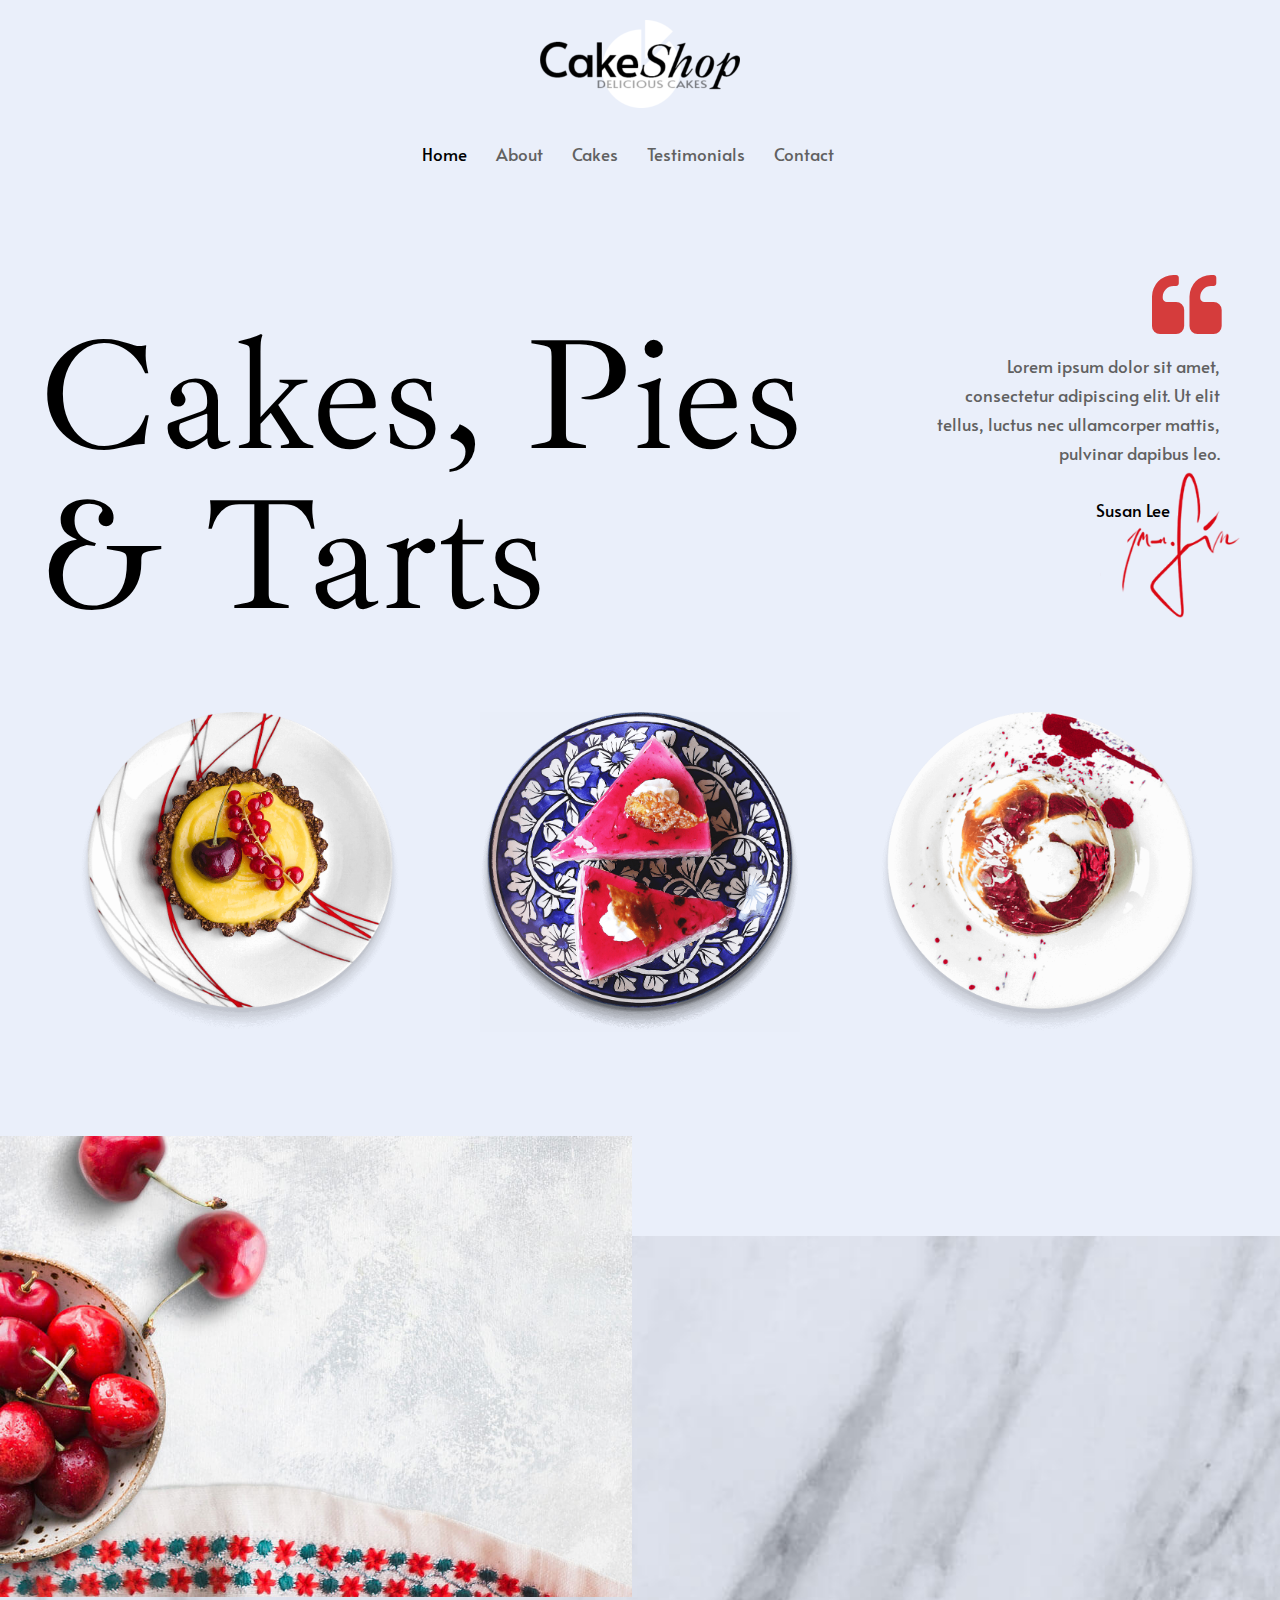
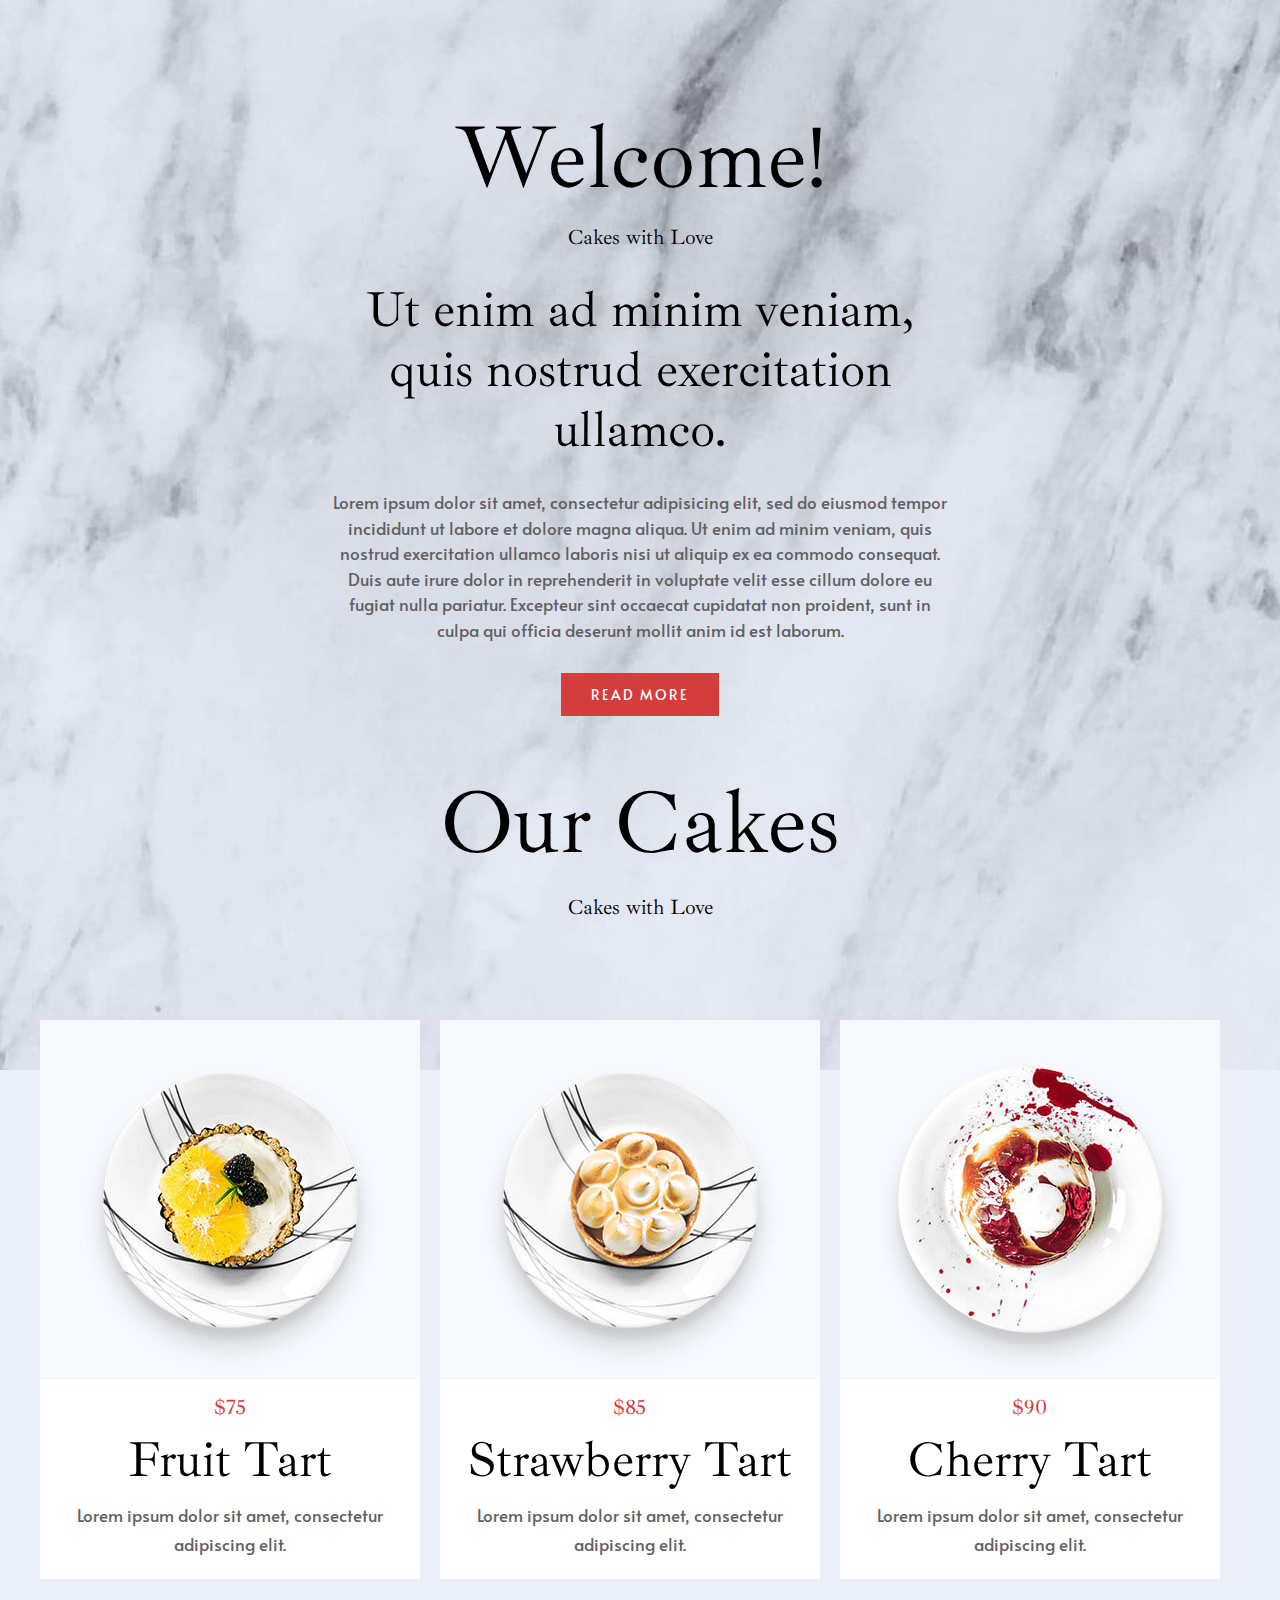
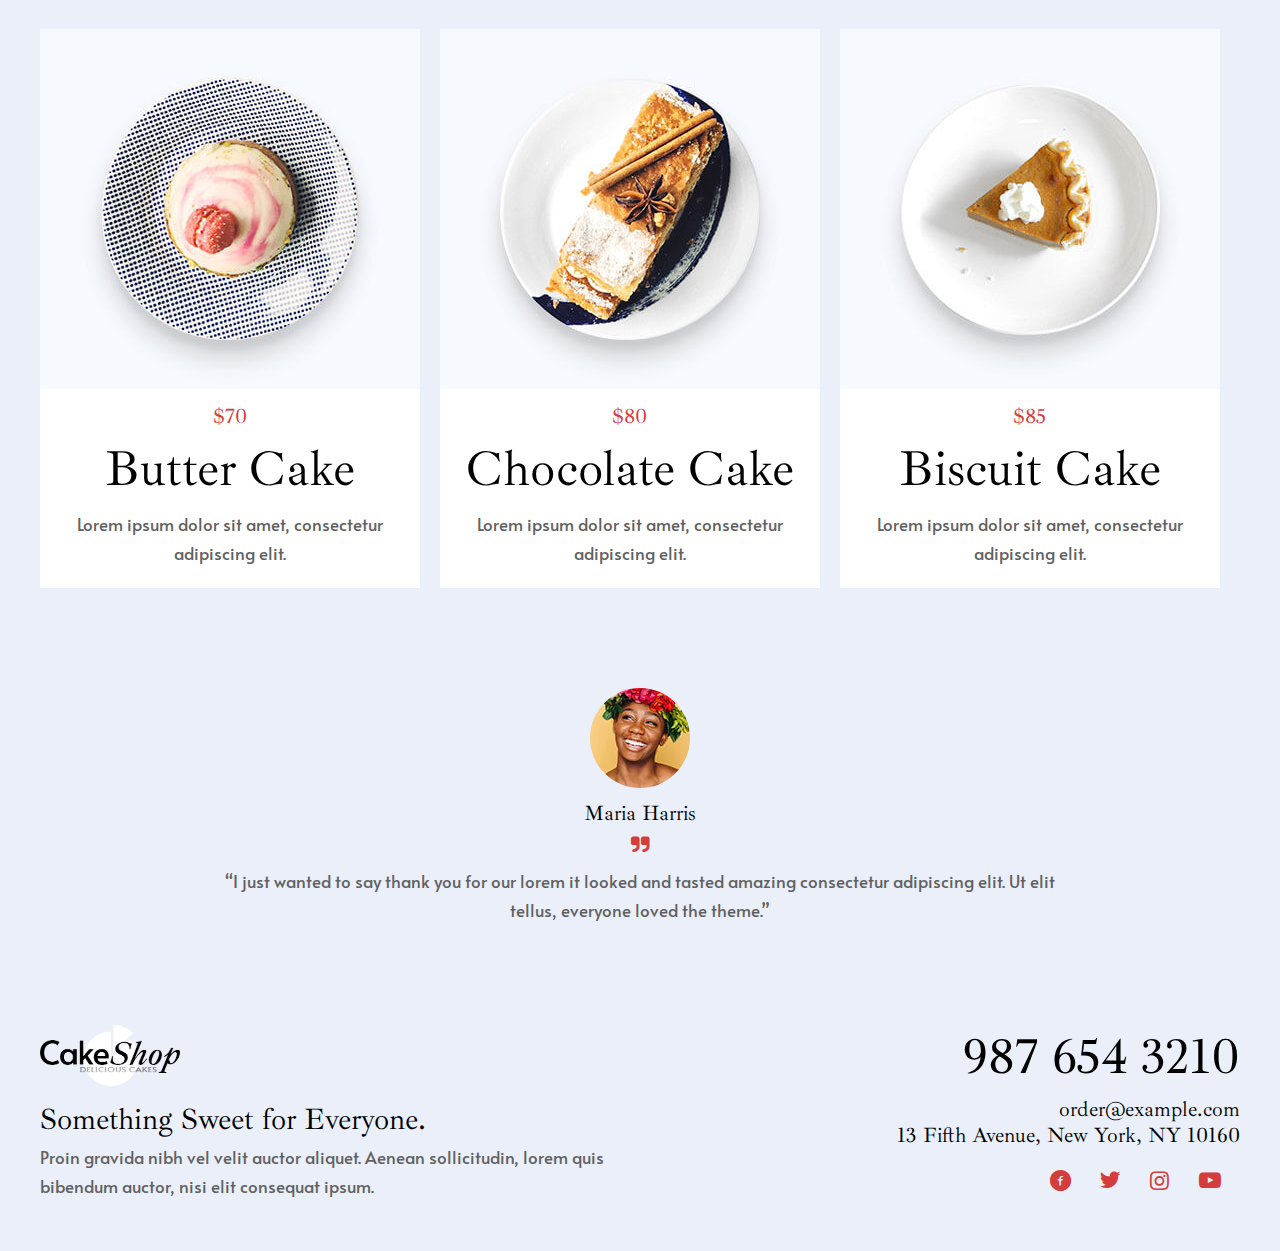
<file: index.html>
<!DOCTYPE html>
<html lang="en">

<head>
    <meta charset="UTF-8">
    <meta name="viewport" content="width=device-width, initial-scale=1.0">
    <title>Home - Cake Shop </title>

    <link rel="preconnect" href="https://fonts.googleapis.com">
    <link rel="preconnect" href="https://fonts.gstatic.com" crossorigin>
    <link
        href="https://fonts.googleapis.com/css2?family=Alata&family=Ibarra+Real+Nova:ital,wght@0,400;0,500;0,600;0,700;1,400;1,500;1,600;1,700&display=swap"
        rel="stylesheet">

    <link rel="stylesheet" href="./css/style.css">


</head>

<body>

    <div class="container">
        <div class="header">
            <div class="header-logo">
                <img src="img/logo-retina-free-img-300x132.png" alt="">
            </div>

            <div class="nav">
                <ul>
                    <li><a href="./index.html" class="home">Home</a></li>
                    <li><a href="./About.html">About</a></li>
                    <li><a href="./Cake.html">Cakes</a></li>
                    <li><a href="./Testimonial.html">Testimonials</a></li>
                    <li><a href="./Contact.html">Contact</a></li>
                </ul>
            </div>
        </div>

        <div class="row">
            <div class="col-8">
                <div class="cake">
                    <h1>Cakes, Pies & Tarts</h1>
                </div>
            </div>
            <div class="col-4">
                <div class="cake-right">
                    <span class="icon-quote-left"></span>
                    <P>Lorem ipsum dolor sit amet, consectetur adipiscing elit. Ut elit tellus, luctus nec ullamcorper
                        mattis, pulvinar dapibus leo.</P>
                    <h4>Susan Lee</h4>
                    <img src="img/signature-free-img.png" alt="signature-free-img  img">
                </div>
            </div>
        </div>
    </div>

    <div class="container">
        <div class="row">
            <div class="col-4">
                <div class="cake-img">
                    <img src="img/product-01-free-img.png" alt="product-01-free-img img">
                </div>
            </div>
            <div class="col-4">
                <div class="cake-img">
                    <img src="img/product-02-free-img.png" alt="product-02-free-img img">
                </div>
            </div>
            <div class="col-4">
                <div class="cake-img">
                    <img src="img/product-03-free-img.png" alt="product-03-free-img img">
                </div>
            </div>
        </div>
    </div>

    <div class="welcome">

        <div class="welcome-img">
            <img src="img/bg-02-free-img.jpg" alt="bg-02-free-img img">
        </div>

        <div class="welcome-content">
            <h1>Welcome!</h1>
            <h4>Cakes with Love</h4>
            <h2>Ut enim ad minim veniam, quis nostrud exercitation ullamco.</h2>
            <p>Lorem ipsum dolor sit amet, consectetur adipisicing elit, sed do eiusmod tempor incididunt ut labore et
                dolore magna aliqua. Ut enim ad minim veniam, quis nostrud exercitation ullamco laboris nisi ut aliquip
                ex ea commodo consequat. Duis aute irure dolor in reprehenderit in voluptate velit esse cillum dolore eu
                fugiat nulla pariatur. Excepteur sint occaecat cupidatat non proident, sunt in culpa qui officia
                deserunt mollit anim id est laborum.</p>
            <button type="button" class="btn">Read More</button>
        </div>

        <div class="our">
            <h1>Our Cakes</h1>
            <h4>Cakes with Love</h4>
        </div>
    </div>
    <div class="container">
        <div class="row">
            <div class="col-4">
                <div class="fruit">
                    <img src="img/product-08-free-img.jpg" alt="product-08-free-img img">
                    <h4>$75</h4>
                    <h1>Fruit Tart</h1>
                    <p>Lorem ipsum dolor sit amet, consectetur adipiscing elit.</p>
                </div>
            </div>
            <div class="col-4">
                <div class="fruit">
                    <img src="img/product-06-free-img.jpg" alt="product-06-free-img img">
                    <h4>$85</h4>
                    <h1>Strawberry Tart</h1>
                    <p>Lorem ipsum dolor sit amet, consectetur adipiscing elit.</p>
                </div>
            </div>
            <div class="col-4">
                <div class="fruit">
                    <img src="img/product-07-free-img.jpg" alt="product-07-free-img img">
                    <h4>$90</h4>
                    <h1>Cherry Tart</h1>
                    <p>Lorem ipsum dolor sit amet, consectetur adipiscing elit.</p>
                </div>
            </div>
        </div>


        <div class="row">
            <div class="col-4">
                <div class="fruit fruit-bottom">
                    <img src="img/product-09-free-img.jpg" alt="product-09-free-img img">
                    <h4>$70</h4>
                    <h1>Butter Cake</h1>
                    <p>Lorem ipsum dolor sit amet, consectetur adipiscing elit.</p>
                </div>
            </div>
            <div class="col-4">
                <div class="fruit fruit-bottom">
                    <img src="img/product-11-free-img.jpg" alt="product-11-free-img img">
                    <h4>$80</h4>
                    <h1>Chocolate Cake</h1>
                    <p>Lorem ipsum dolor sit amet, consectetur adipiscing elit.</p>
                </div>
            </div>
            <div class="col-4">
                <div class="fruit fruit-bottom">
                    <img src="img/product-12-free-img.jpg" alt="product-12-free-img img">
                    <h4>$85</h4>
                    <h1>Biscuit Cake</h1>
                    <p>Lorem ipsum dolor sit amet, consectetur adipiscing elit.</p>
                </div>
            </div>
        </div>
    </div>

    <div class="container">

        <div class="maria">
            <img src="img/testimonial-08-free-img.jpg" alt="testimonial-08-free-img img">
            <h4>Maria Harris</h4>
            <span class="icon-quote-right"></span>
            <p>“I just wanted to say thank you for our lorem it looked and tasted amazing consectetur adipiscing elit. Ut elit tellus, everyone loved the theme.”</p>
        </div>
    </div>

    <div class="container">

        <div class="row">
            <div class="col-6">
                 <div class="footer">
                    <img src="img/logo-retina-free-img.png" alt="logo-retina-free-img img">
                    <h3>Something Sweet for Everyone.</h3>
                    <p>Proin gravida nibh vel velit auctor aliquet. Aenean sollicitudin, lorem quis bibendum auctor, nisi elit consequat ipsum.</p>
                 </div>
            </div>
            <div class="col-6">
                <div class="footer-right">
                    <h1>987 654 3210</h1>
                    <h3>order@example.com</h3>
                    <h3>13 Fifth Avenue, New York, NY 10160</h3>
                    <div class="icon">
                    <span class="icon-facebook-circled"></span>
                    <span class="icon-twitter"></span>
                    <span class="icon-instagram"></span>
                    <span class="icon-youtube-play"></span>
                </div>
                </div>
            </div>
        </div>
    </div>


</body>

</html>
</file>
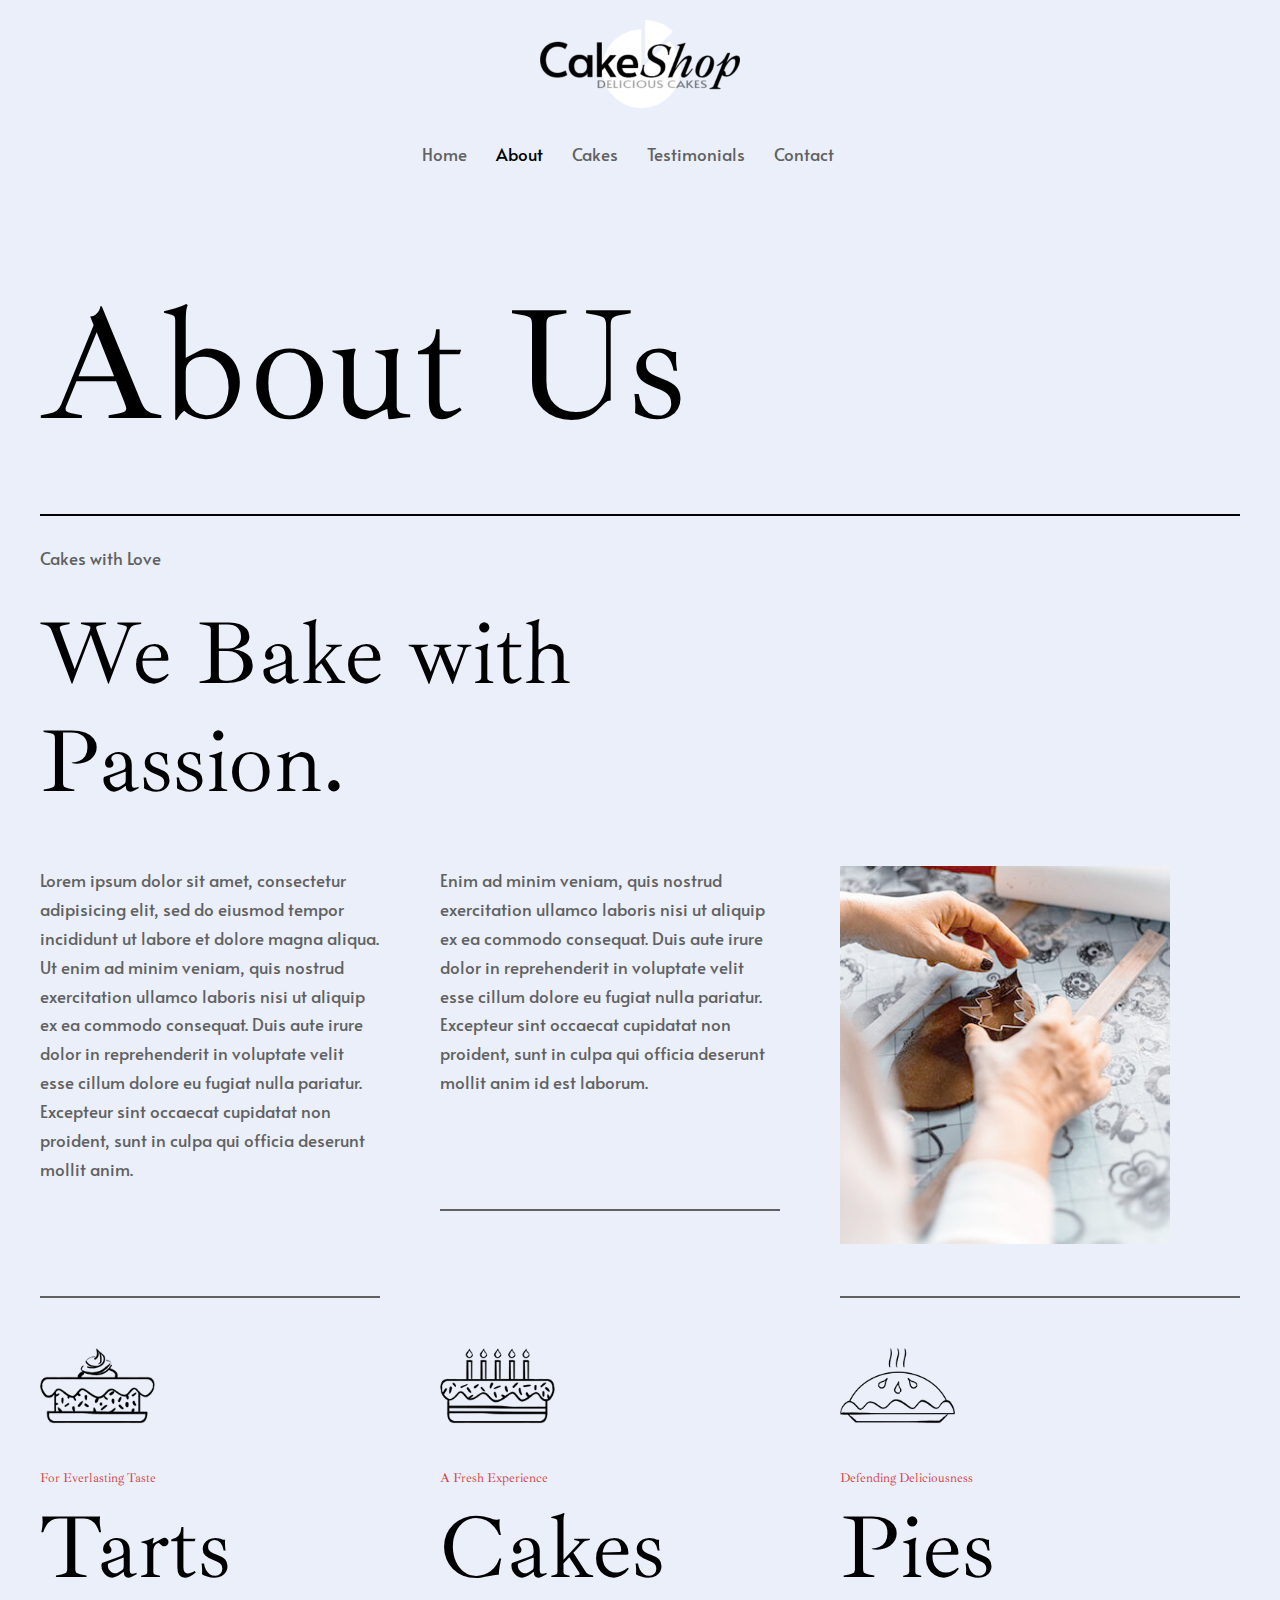
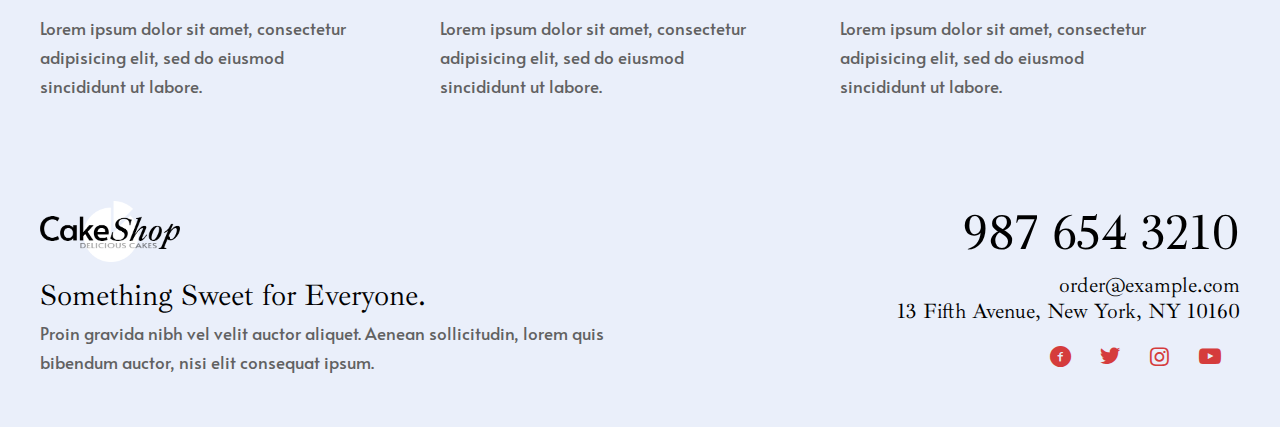
<file: About.html>
<!DOCTYPE html>
<html lang="en">
<head>
    <meta charset="UTF-8">
    <meta name="viewport" content="width=device-width, initial-scale=1.0">

    <title>About - Cake Shop </title>

    <link rel="preconnect" href="https://fonts.googleapis.com">
    <link rel="preconnect" href="https://fonts.gstatic.com" crossorigin>
    <link
        href="https://fonts.googleapis.com/css2?family=Alata&family=Ibarra+Real+Nova:ital,wght@0,400;0,500;0,600;0,700;1,400;1,500;1,600;1,700&display=swap"
        rel="stylesheet">

    <link rel="stylesheet" href="./css/style.css">
</head>
<body>

    <div class="container">

        <div class="header">
            <div class="header-logo">
                <img src="img/logo-retina-free-img-300x132.png" alt="">
            </div>

            <div class="nav">
                <ul>
                    <li><a href="./index.html" >Home</a></li>
                    <li><a href="./About.html" class="home">About</a></li>
                    <li><a href="./Cake.html">Cakes</a></li>
                    <li><a href="./Testimonial.html">Testimonials</a></li>
                    <li><a href="./Contact.html">Contact</a></li>
                </ul>
            </div>
        </div>

        <div class="about-us">

            <h1>About Us</h1>
        </div>
    </div>

    <div class="container">
        <div class="about-cake">
            <h4>Cakes with Love</h4>
            <h1>We Bake with Passion.</h1>
        </div>

        <div class="row">
            <div class="col-4">
                <div class="about-lorem">
                    <p>Lorem ipsum dolor sit amet, consectetur adipisicing elit, sed do eiusmod tempor incididunt ut labore et dolore magna aliqua. Ut enim ad minim veniam, quis nostrud exercitation ullamco laboris nisi ut aliquip ex ea commodo consequat. Duis aute irure dolor in reprehenderit in voluptate velit esse cillum dolore eu fugiat nulla pariatur. Excepteur sint occaecat cupidatat non proident, sunt in culpa qui officia deserunt mollit anim.</p>
                </div>
            </div>
            <div class="col-4">
                <div class="about-lorem">
                    <p>Enim ad minim veniam, quis nostrud exercitation ullamco laboris nisi ut aliquip ex ea commodo consequat. Duis aute irure dolor in reprehenderit in voluptate velit esse cillum dolore eu fugiat nulla pariatur. Excepteur sint occaecat cupidatat non proident, sunt in culpa qui officia deserunt mollit anim id est laborum. </p>
                </div>
            </div>
            <div class="col-4">
                <div class="about-lorem-img">
                    <img src="img/about-01-free-img.jpg" alt="about-01-free-img img">
                </div>
            </div>
        </div>
    </div>

    <div class="container">
        <div class="row">
            <div class="col-4">
                <div class="about-for">
                    <img src="img/icon-03-free-img.png" alt="icon-03-free-img img">
                    <h5>For Everlasting Taste</h5>
                    <h1>Tarts</h1>
                    <p>Lorem ipsum dolor sit amet, consectetur adipisicing elit, sed do eiusmod  sincididunt ut labore.</p>
                </div>
            </div>
            <div class="col-4">
                <div class="about-for">
                    <img src="img/icon-02-free-img.png" alt="icon-02-free-img img">
                    <h5>A Fresh Experience</h5>
                    <h1>Cakes</h1>
                    <p>Lorem ipsum dolor sit amet, consectetur adipisicing elit, sed do eiusmod  sincididunt ut labore.</p>
                </div>
            </div>
            <div class="col-4">
                <div class="about-for">
                    <img src="img/icon-01-free-img.png" alt="icon-01-free-img img">
                    <h5>Defending Deliciousness</h5>
                    <h1>Pies</h1>
                    <p>Lorem ipsum dolor sit amet, consectetur adipisicing elit, sed do eiusmod  sincididunt ut labore.</p>
                </div>
            </div>
        </div>
    </div>



    <div class="container">

        <div class="row">
            <div class="col-6">
                 <div class="footer">
                    <img src="img/logo-retina-free-img.png" alt="logo-retina-free-img img">
                    <h3>Something Sweet for Everyone.</h3>
                    <p>Proin gravida nibh vel velit auctor aliquet. Aenean sollicitudin, lorem quis bibendum auctor, nisi elit consequat ipsum.</p>
                 </div>
            </div>
            <div class="col-6">
                <div class="footer-right">
                    <h1>987 654 3210</h1>
                    <h3>order@example.com</h3>
                    <h3>13 Fifth Avenue, New York, NY 10160</h3>
                    <div class="icon">
                    <span class="icon-facebook-circled"></span>
                    <span class="icon-twitter"></span>
                    <span class="icon-instagram"></span>
                    <span class="icon-youtube-play"></span>
                </div>
                </div>
            </div>
        </div>
    </div>
    
</body>
</html>
</file>
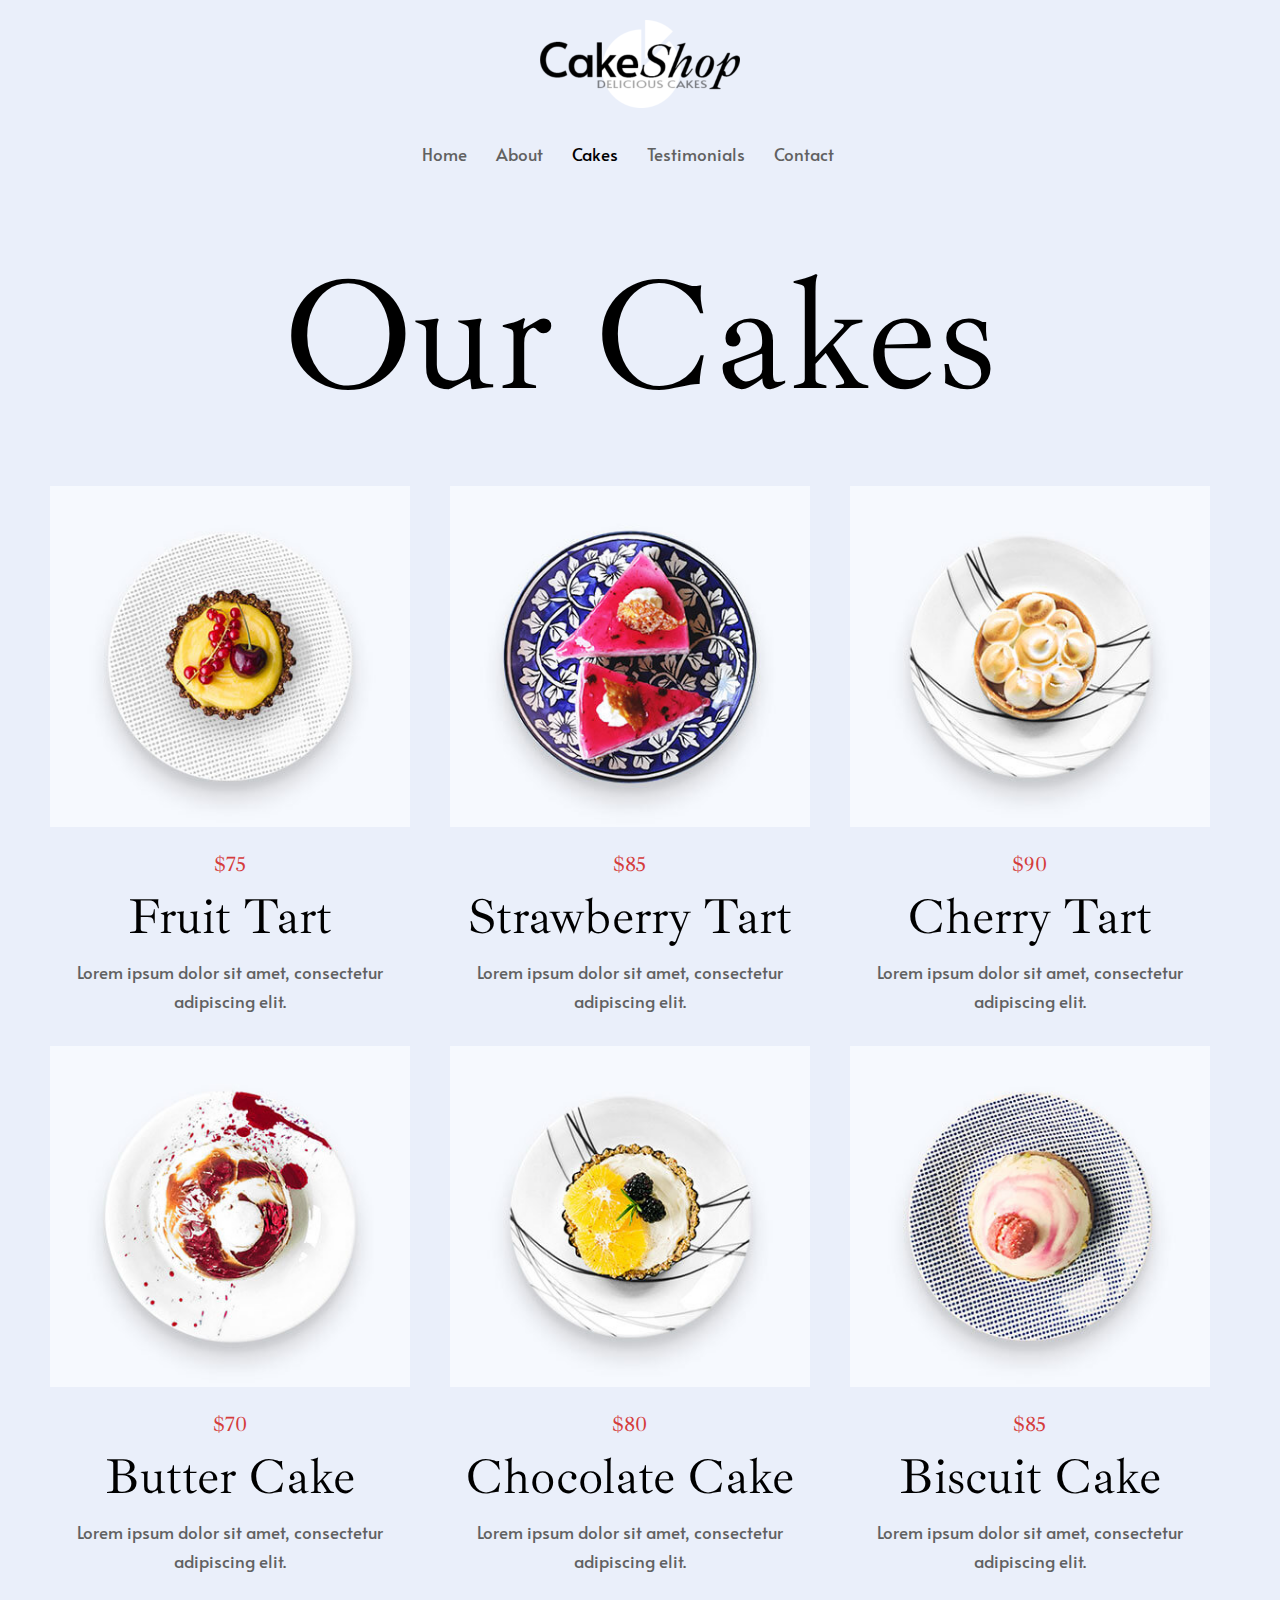
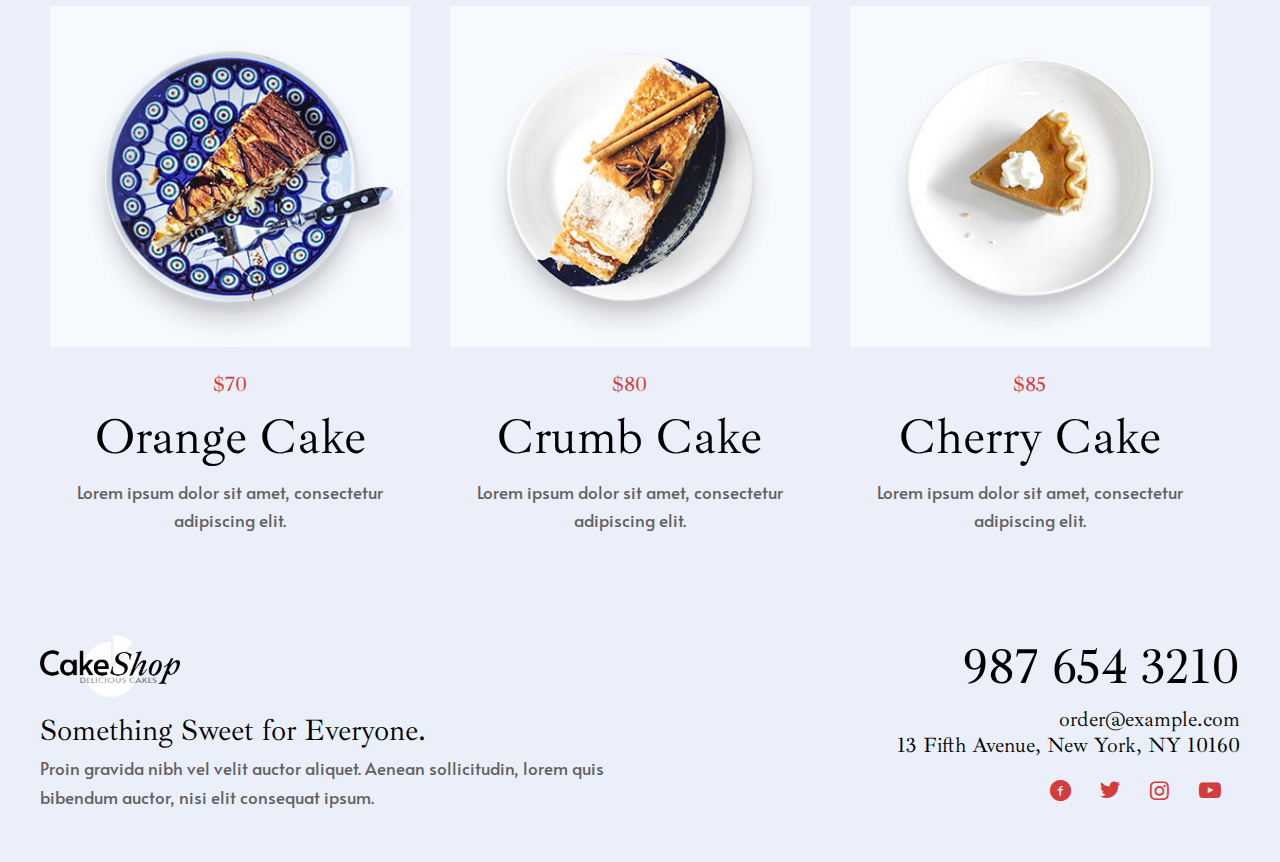
<file: Cake.html>
<!DOCTYPE html>
<html lang="en">
<head>
    <meta charset="UTF-8">
    <meta name="viewport" content="width=device-width, initial-scale=1.0">
    <title>Cake - Cake Shop </title>

    <link rel="preconnect" href="https://fonts.googleapis.com">
    <link rel="preconnect" href="https://fonts.gstatic.com" crossorigin>
    <link
        href="https://fonts.googleapis.com/css2?family=Alata&family=Ibarra+Real+Nova:ital,wght@0,400;0,500;0,600;0,700;1,400;1,500;1,600;1,700&display=swap"
        rel="stylesheet">

    <link rel="stylesheet" href="./css/style.css">
</head>
<body>
  
    <div class="container">

        <div class="header">
            <div class="header-logo">
                <img src="img/logo-retina-free-img-300x132.png" alt="">
            </div>

            <div class="nav">
                <ul>
                    <li><a href="./index.html" >Home</a></li>
                    <li><a href="./About.html">About</a></li>
                    <li><a href="./Cake.html"  class="home">Cakes</a></li>
                    <li><a href="./Testimonial.html">Testimonials</a></li>
                    <li><a href="./Contact.html">Contact</a></li>
                </ul>
            </div>
        </div>

        <div class="cake-our">
            <h1>Our Cakes</h1>
        </div>
    </div>

    <div class="container">
        <div class="row">
            <div class="col-4">
                <div class="cake-fruit">
                    <img src="img/product-04-free-img.jpg" alt="product-04-free-img img">
                    <h4>$75</h4>
                    <h1>Fruit Tart</h1>
                    <p>Lorem ipsum dolor sit amet, consectetur adipiscing elit.</p>
                </div>
            </div>
            <div class="col-4">
                <div class="cake-fruit">
                    <img src="img/product-10-free-img.jpg" alt="product-10-free-img img">
                    <h4>$85</h4>
                    <h1>Strawberry Tart</h1>
                    <p>Lorem ipsum dolor sit amet, consectetur adipiscing elit.</p>
                </div>
            </div>
            <div class="col-4">
                <div class="cake-fruit">
                    <img src="img/product-06-free-img.jpg" alt="product-06-free-img img">
                    <h4>$90</h4>
                    <h1>Cherry Tart</h1>
                    <p>Lorem ipsum dolor sit amet, consectetur adipiscing elit.</p>
                </div>
            </div>
        </div>



        <div class="row">
            <div class="col-4">
                <div class="cake-fruit">
                    <img src="img/product-07-free-img.jpg" alt="product-07-free-img img">
                    <h4>$70</h4>
                    <h1>Butter Cake</h1>
                    <p>Lorem ipsum dolor sit amet, consectetur adipiscing elit.</p>
                </div>
            </div>
            <div class="col-4">
                <div class="cake-fruit">
                    <img src="img/product-08-free-img.jpg" alt="product-08-free-img img">
                    <h4>$80</h4>
                    <h1>Chocolate Cake</h1>
                    <p>Lorem ipsum dolor sit amet, consectetur adipiscing elit.</p>
                </div>
            </div>
            <div class="col-4">
                <div class="cake-fruit">
                    <img src="img/product-09-free-img.jpg" alt="product-09-free-img img">
                    <h4>$85</h4>
                    <h1>Biscuit Cake</h1>
                    <p>Lorem ipsum dolor sit amet, consectetur adipiscing elit.</p>
                </div>
            </div>
        </div>


        <div class="row">
            <div class="col-4">
                <div class="cake-fruit">
                    <img src="img/product-05-free-img.jpg" alt="product-05-free-img img">
                    <h4>$70</h4>
                    <h1>Orange Cake</h1>
                    <p>Lorem ipsum dolor sit amet, consectetur adipiscing elit.</p>
                </div>
            </div>
            <div class="col-4">
                <div class="cake-fruit">
                    <img src="img/product-11-free-img.jpg" alt="product-11-free-img img">
                    <h4>$80</h4>
                    <h1>Crumb Cake</h1>
                    <p>Lorem ipsum dolor sit amet, consectetur adipiscing elit.</p>
                </div>
            </div>
            <div class="col-4">
                <div class="cake-fruit">
                    <img src="img/product-12-free-img.jpg" alt="product-12-free-img img">
                    <h4>$85</h4>
                    <h1>Cherry Cake</h1>
                    <p>Lorem ipsum dolor sit amet, consectetur adipiscing elit.</p>
                </div>
            </div>
        </div>
 
    </div>

    <div class="container">

        <div class="row">
            <div class="col-6">
                 <div class="footer">
                    <img src="img/logo-retina-free-img.png" alt="logo-retina-free-img img">
                    <h3>Something Sweet for Everyone.</h3>
                    <p>Proin gravida nibh vel velit auctor aliquet. Aenean sollicitudin, lorem quis bibendum auctor, nisi elit consequat ipsum.</p>
                 </div>
            </div>
            <div class="col-6">
                <div class="footer-right">
                    <h1>987 654 3210</h1>
                    <h3>order@example.com</h3>
                    <h3>13 Fifth Avenue, New York, NY 10160</h3>
                    <div class="icon">
                    <span class="icon-facebook-circled"></span>
                    <span class="icon-twitter"></span>
                    <span class="icon-instagram"></span>
                    <span class="icon-youtube-play"></span>
                </div>
                </div>
            </div>
        </div>
    </div>

    
    
</body>
</html>
</file>
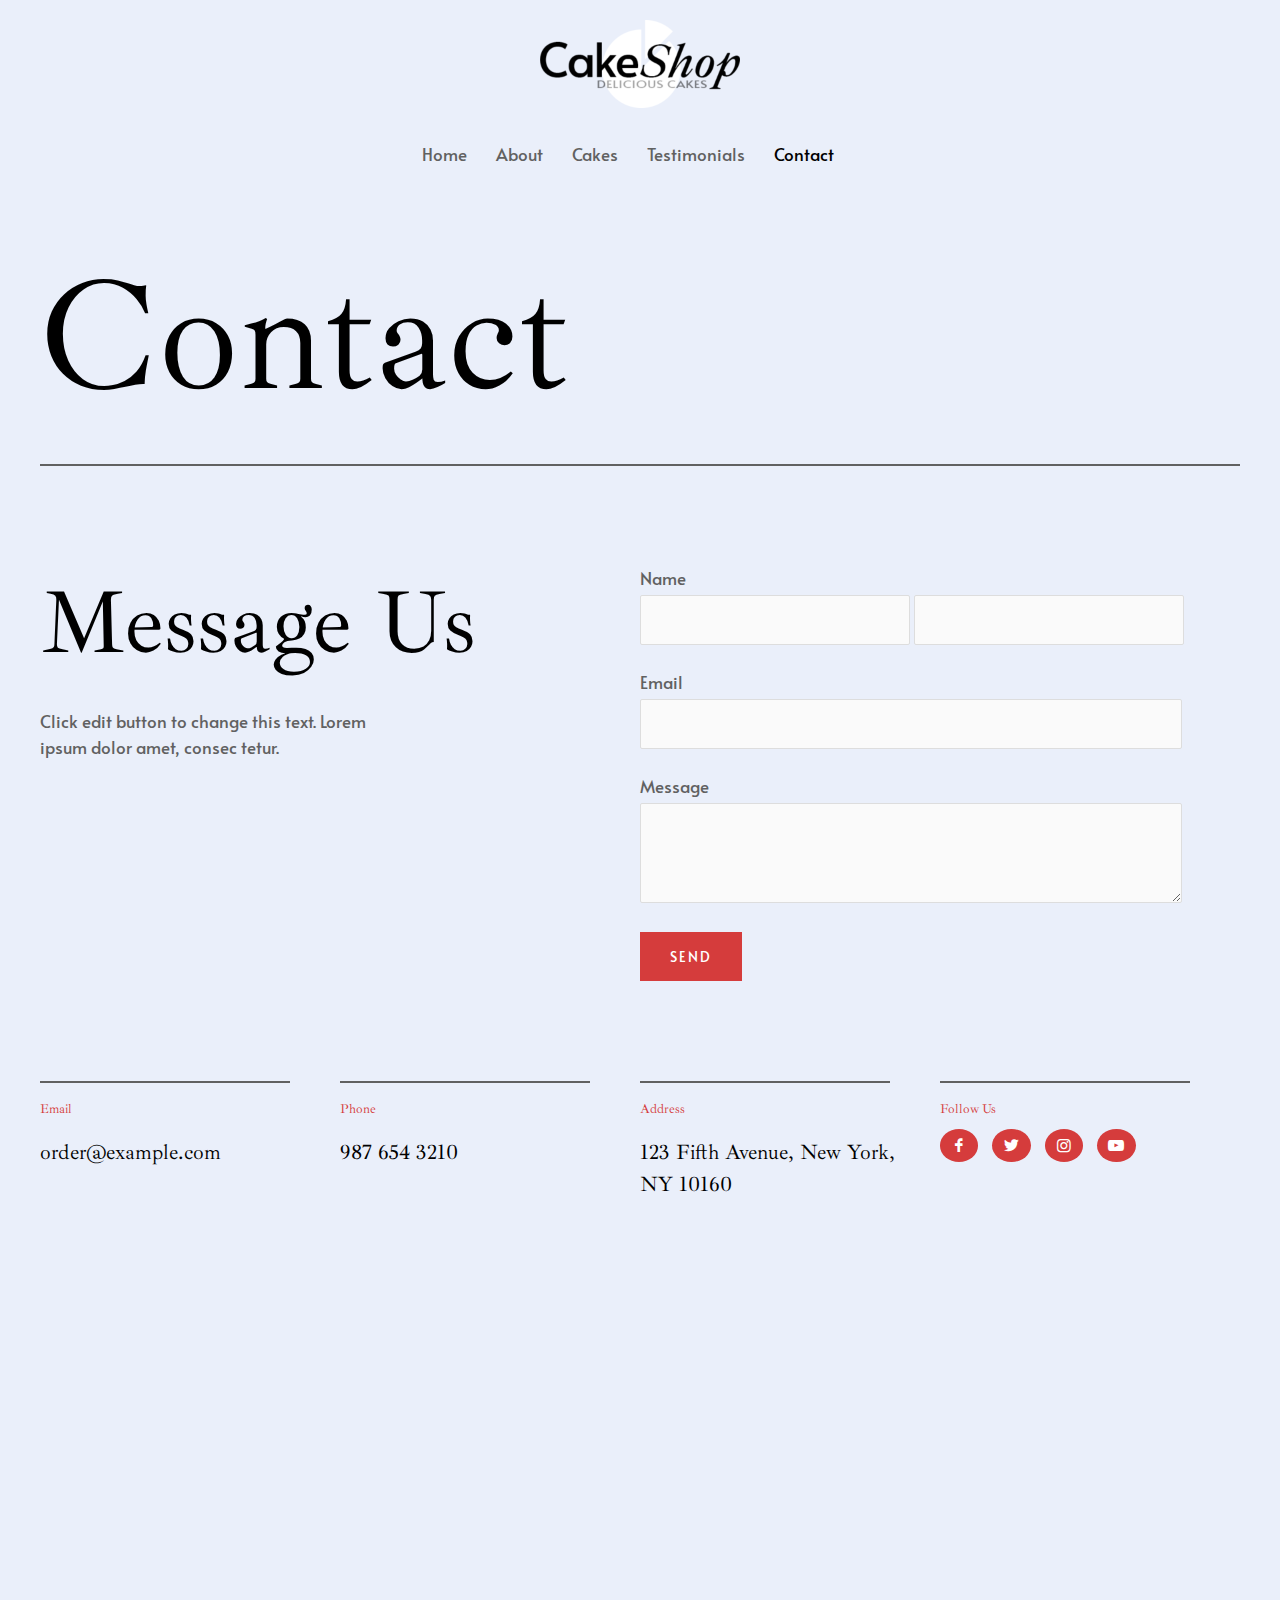
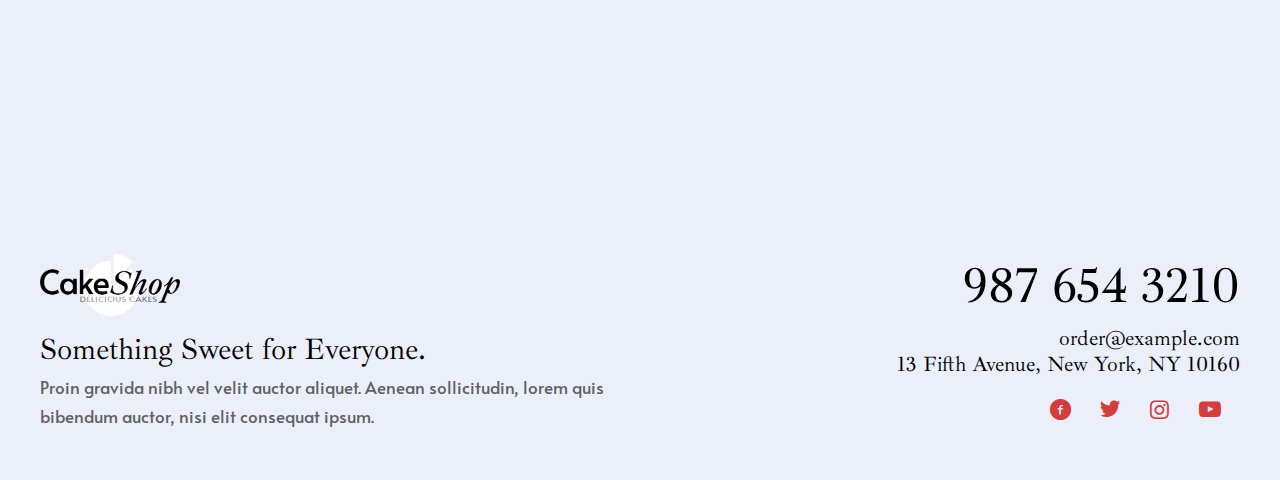
<file: Contact.html>
<!DOCTYPE html>
<html lang="en">

<head>
    <meta charset="UTF-8">
    <meta name="viewport" content="width=device-width, initial-scale=1.0">
    <title>Contact - Cake Shop </title>

    <link rel="preconnect" href="https://fonts.googleapis.com">
    <link rel="preconnect" href="https://fonts.gstatic.com" crossorigin>
    <link
        href="https://fonts.googleapis.com/css2?family=Alata&family=Ibarra+Real+Nova:ital,wght@0,400;0,500;0,600;0,700;1,400;1,500;1,600;1,700&display=swap"
        rel="stylesheet">

    <link rel="stylesheet" href="./css/style.css">
</head>

<body>

    <div class="container">
        <div class="header">
            <div class="header-logo">
                <img src="img/logo-retina-free-img-300x132.png" alt="">
            </div>

            <div class="nav">
                <ul>
                    <li><a href="./index.html">Home</a></li>
                    <li><a href="./About.html">About</a></li>
                    <li><a href="./Cake.html">Cakes</a></li>
                    <li><a href="./Testimonial.html" >Testimonials</a></li>
                    <li><a href="./Contact.html" class="home">Contact</a></li>
                </ul>
            </div>
        </div>

        <div class="contact">
            <h1>Contact</h1>
        </div>
    </div>

    <div class="container">
        <div class="row">
            <div class="col-6">
                <div class="contact-message">
                    <h1>Message Us</h1>
                    <p>Click edit button to change this text. Lorem ipsum dolor amet, consec tetur.</p>
                </div>
            </div>
            <div class="col-6">
                <div class="contact-form">
                    <form action="/action_page.php">
                        <label for="fname">Name</label><br>
                        <input type="text" id="fname" name="fname" autocomplete="off">
                        <input type="text" id="lname" name="lname" autocomplete="off"><br>
                        <label for="email">Email</label><br>
                        <input type="email" id="email" name="email" autocomplete="off"><br>
                        <label for="message">Message</label><br>
                        <textarea id="message" name="message" autocomplete="off"></textarea><br>
                        <input type="submit" value="Send">
                    </form>
                </div>
            </div>
        </div>
    </div>

    <div class="container">
        <div class="row">
            <div class="col-3">
                <div class="contact-email">
                    <h5>Email</h5>
                    <h3>order@example.com</h3>
                </div>
            </div>
            <div class="col-3">
                <div class="contact-email">
                    <h5>Phone</h5>
                    <h3>987 654 3210</h3>
                </div>
            </div>
            <div class="col-3">
                <div class="contact-email">
                    <h5>Address</h5>
                    <h3>123 Fifth Avenue, New York, NY 10160</h3>
                </div>
            </div>
            <div class="col-3">
                <div class="contact-email">
                    <div class="icon">
                        <h5>Follow Us</h5>
                        <span class="icon-facebook"></span>
                        <span class="icon-twitter"></span>
                        <span class="icon-instagram"></span>
                        <span class="icon-youtube-play"></span>
                    </div>
                </div>
            </div>
        </div>
    </div>


    <div class="container">
        <div class="contact-map">
            <iframe
                src="https://www.google.com/maps/embed?pb=!1m18!1m12!1m3!1d2483.5464675032085!2d-0.12209412458043106!3d51.5031897110124!2m3!1f0!2f0!3f0!3m2!1i1024!2i768!4f13.1!3m3!1m2!1s0x487604c7c7eb9be3%3A0x3918653583725b56!2sRiverside%20Building%2C%20County%20Hall%2C%20Westminster%20Bridge%20Rd%2C%20London%20SE1%207JA%2C%20UK!5e0!3m2!1sen!2sin!4v1695209119269!5m2!1sen!2sin"
                width="600" height="450" style="border:0;" allowfullscreen="" loading="lazy"
                referrerpolicy="no-referrer-when-downgrade"></iframe>
        </div>
    </div>


    <div class="container">

        <div class="row">
            <div class="col-6">
                 <div class="footer">
                    <img src="img/logo-retina-free-img.png" alt="logo-retina-free-img img">
                    <h3>Something Sweet for Everyone.</h3>
                    <p>Proin gravida nibh vel velit auctor aliquet. Aenean sollicitudin, lorem quis bibendum auctor, nisi elit consequat ipsum.</p>
                 </div>
            </div>
            <div class="col-6">
                <div class="footer-right">
                    <h1>987 654 3210</h1>
                    <h3>order@example.com</h3>
                    <h3>13 Fifth Avenue, New York, NY 10160</h3>
                    <div class="icon">
                    <span class="icon-facebook-circled"></span>
                    <span class="icon-twitter"></span>
                    <span class="icon-instagram"></span>
                    <span class="icon-youtube-play"></span>
                </div>
                </div>
            </div>
        </div>
    </div>
    

</body>

</html>
</file>
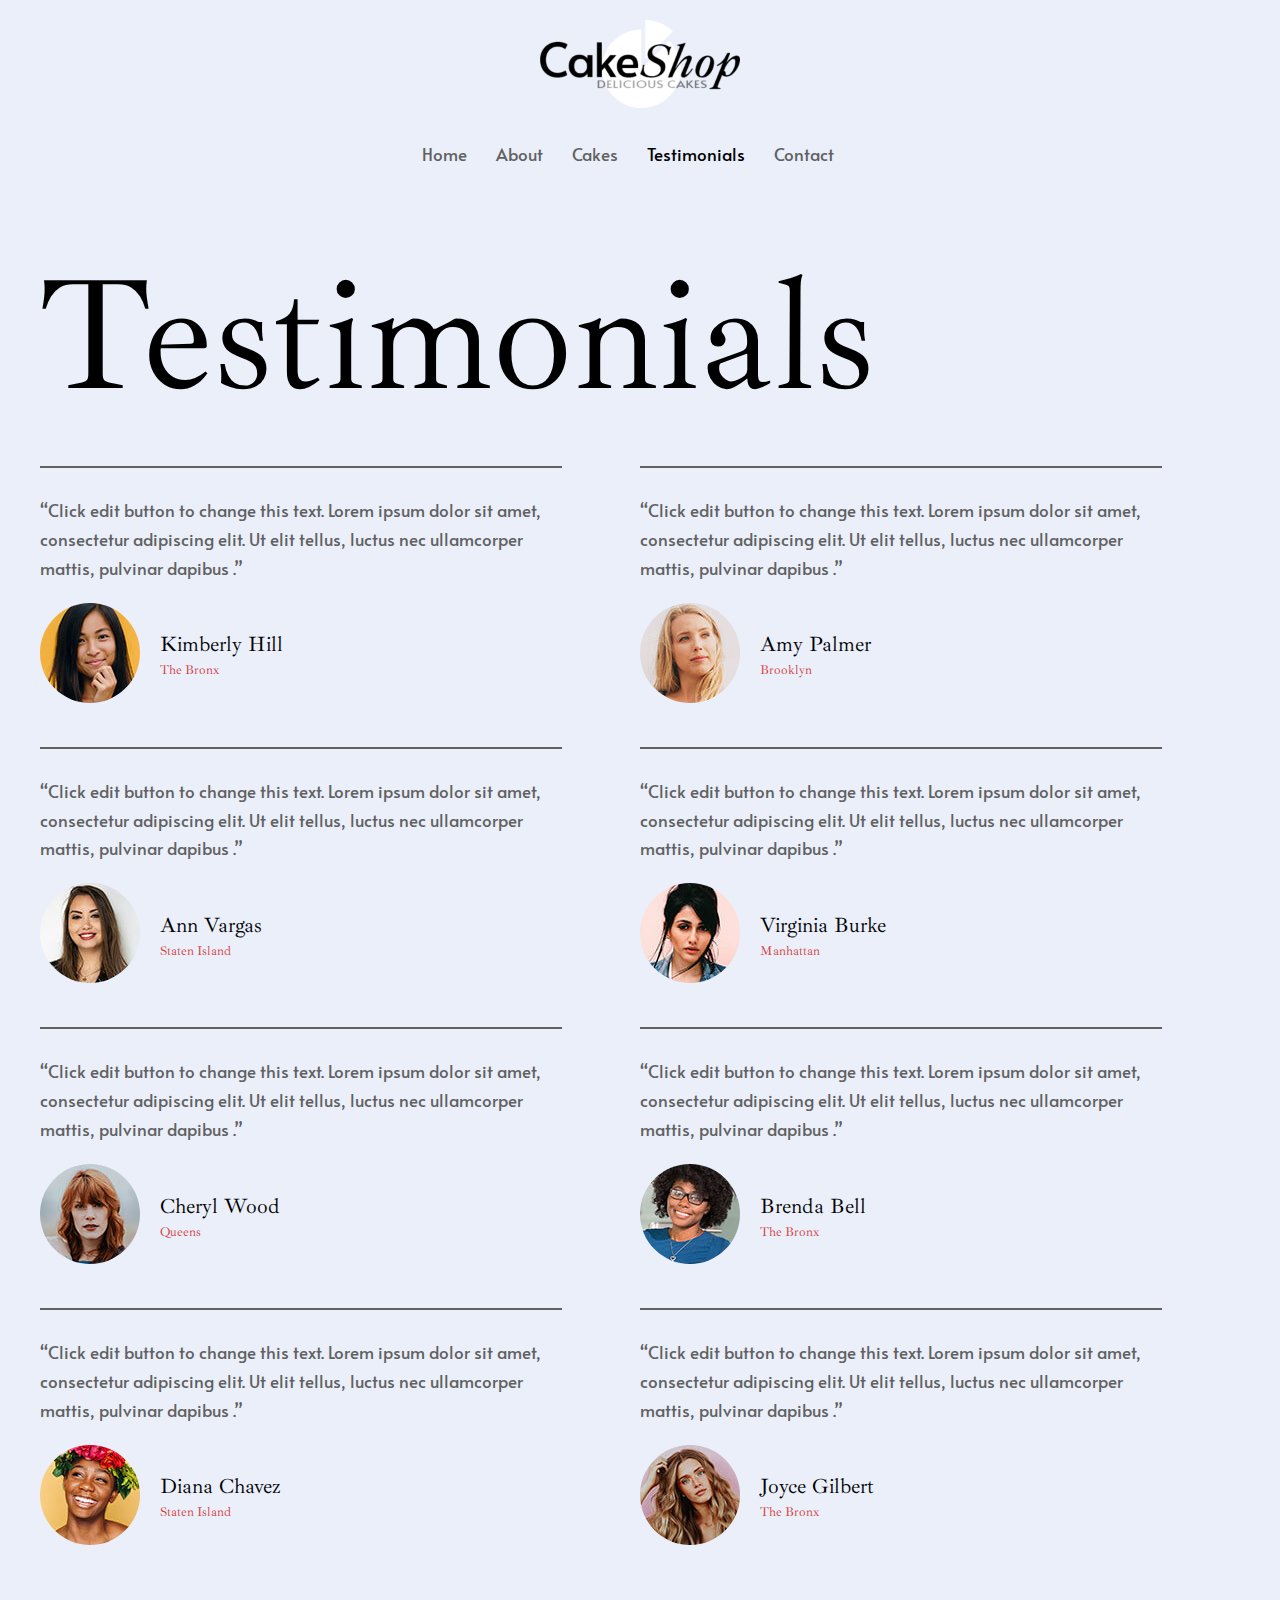
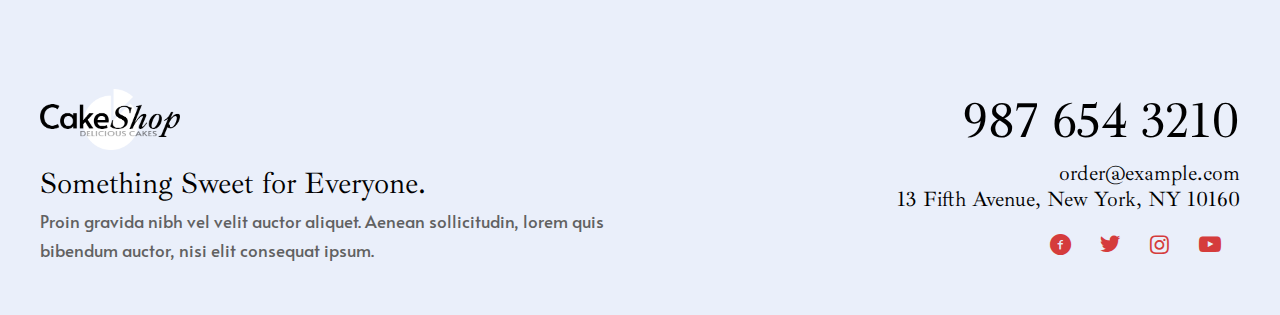
<file: Testimonial.html>
<!DOCTYPE html>
<html lang="en">
<head>
    <meta charset="UTF-8">
    <meta name="viewport" content="width=device-width, initial-scale=1.0">
    <title>Testimonials - Cake Shop </title>

    <link rel="preconnect" href="https://fonts.googleapis.com">
    <link rel="preconnect" href="https://fonts.gstatic.com" crossorigin>
    <link
        href="https://fonts.googleapis.com/css2?family=Alata&family=Ibarra+Real+Nova:ital,wght@0,400;0,500;0,600;0,700;1,400;1,500;1,600;1,700&display=swap"
        rel="stylesheet">

    <link rel="stylesheet" href="./css/style.css">
</head>
<body>

    <div class="container">
        <div class="header">
            <div class="header-logo">
                <img src="img/logo-retina-free-img-300x132.png" alt="">
            </div>

            <div class="nav">
                <ul>
                    <li><a href="./index.html" >Home</a></li>
                    <li><a href="./About.html">About</a></li>
                    <li><a href="./Cake.html"  >Cakes</a></li>
                    <li><a href="./Testimonial.html" class="home">Testimonials</a></li>
                    <li><a href="./Contact.html">Contact</a></li>
                </ul>
            </div>
        </div>

        <div class="testimonial">
            <h1>Testimonials</h1>
        </div>
    </div>

    <div class="container">
        <div class="row">
            <div class="col-6">
                <div class="testimonial-click">
                    <p>“Click edit button to change this text. Lorem ipsum dolor sit amet, consectetur adipiscing elit. Ut elit tellus, luctus nec ullamcorper mattis, pulvinar dapibus .”</p>
                </div>

                <div class="kim-main">
                    <div class="kim-left">
                        <img src="img/testimonial-01-free-img.jpg" alt="testimonial-01-free-img img">
                    </div>
                    <div class="kim-right">
                        <h4>Kimberly Hill</h4>
                        <h5>The Bronx</h5>
                    </div>
                </div>
            </div>
            <div class="col-6">
                <div class="testimonial-click">
                    <p>“Click edit button to change this text. Lorem ipsum dolor sit amet, consectetur adipiscing elit. Ut elit tellus, luctus nec ullamcorper mattis, pulvinar dapibus .”</p>
                </div>

                <div class="kim-main">
                    <div class="kim-left">
                        <img src="img/testimonial-02-free-img.jpg" alt="testimonial-02-free-img img">
                    </div>
                    <div class="kim-right">
                        <h4>Amy Palmer</h4>
                        <h5>Brooklyn</h5>
                    </div>
                </div>
            </div>
        </div>



        <div class="row">
            <div class="col-6">
                <div class="testimonial-click">
                    <p>“Click edit button to change this text. Lorem ipsum dolor sit amet, consectetur adipiscing elit. Ut elit tellus, luctus nec ullamcorper mattis, pulvinar dapibus .”</p>
                </div>

                <div class="kim-main">
                    <div class="kim-left">
                        <img src="img/testimonial-03-free-img.jpg" alt="testimonial-03-free-img img">
                    </div>
                    <div class="kim-right">
                        <h4>Ann Vargas</h4>
                        <h5>Staten Island</h5>
                    </div>
                </div>
            </div>
            <div class="col-6">
                <div class="testimonial-click">
                    <p>“Click edit button to change this text. Lorem ipsum dolor sit amet, consectetur adipiscing elit. Ut elit tellus, luctus nec ullamcorper mattis, pulvinar dapibus .”</p>
                </div>

                <div class="kim-main">
                    <div class="kim-left">
                        <img src="img/testimonial-09-free-img.jpg" alt="testimonial-09-free-img img">
                    </div>
                    <div class="kim-right">
                        <h4>Virginia Burke</h4>
                        <h5>Manhattan</h5>
                    </div>
                </div>
            </div>
        </div>



        <div class="row">
            <div class="col-6">
                <div class="testimonial-click">
                    <p>“Click edit button to change this text. Lorem ipsum dolor sit amet, consectetur adipiscing elit. Ut elit tellus, luctus nec ullamcorper mattis, pulvinar dapibus .”</p>
                </div>

                <div class="kim-main">
                    <div class="kim-left">
                        <img src="img/testimonial-05-free-img.jpg" alt="testimonial-05-free-img img">
                    </div>
                    <div class="kim-right">
                        <h4>Cheryl Wood</h4>
                        <h5>Queens</h5>
                    </div>
                </div>
            </div>
            <div class="col-6">
                <div class="testimonial-click">
                    <p>“Click edit button to change this text. Lorem ipsum dolor sit amet, consectetur adipiscing elit. Ut elit tellus, luctus nec ullamcorper mattis, pulvinar dapibus .”</p>
                </div>

                <div class="kim-main">
                    <div class="kim-left">
                        <img src="img/testimonial-06-free-img.jpg" alt="testimonial-06-free-img img">
                    </div>
                    <div class="kim-right">
                        <h4>Brenda Bell</h4>
                        <h5>The Bronx</h5>
                    </div>
                </div>
            </div>
        </div>
 
         
        <div class="row">
            <div class="col-6">
                <div class="testimonial-click">
                    <p>“Click edit button to change this text. Lorem ipsum dolor sit amet, consectetur adipiscing elit. Ut elit tellus, luctus nec ullamcorper mattis, pulvinar dapibus .”</p>
                </div>

                <div class="kim-main">
                    <div class="kim-left">
                        <img src="img/testimonial-08-free-img.jpg" alt="testimonial-08-free-img img">
                    </div>
                    <div class="kim-right">
                        <h4>Diana Chavez</h4>
                        <h5>Staten Island</h5>
                    </div>
                </div>
            </div>
            <div class="col-6">
                <div class="testimonial-click">
                    <p>“Click edit button to change this text. Lorem ipsum dolor sit amet, consectetur adipiscing elit. Ut elit tellus, luctus nec ullamcorper mattis, pulvinar dapibus .”</p>
                </div>

                <div class="kim-main">
                    <div class="kim-left">
                        <img src="img/testimonial-07-free-img.jpg" alt="testimonial-07-free-img img">
                    </div>
                    <div class="kim-right">
                        <h4>Joyce Gilbert</h4>
                        <h5>The Bronx</h5>
                    </div>
                </div>
            </div>
        </div>
 
 
    </div>


    <div class="container">

        <div class="row">
            <div class="col-6">
                 <div class="footer">
                    <img src="img/logo-retina-free-img.png" alt="logo-retina-free-img img">
                    <h3>Something Sweet for Everyone.</h3>
                    <p>Proin gravida nibh vel velit auctor aliquet. Aenean sollicitudin, lorem quis bibendum auctor, nisi elit consequat ipsum.</p>
                 </div>
            </div>
            <div class="col-6">
                <div class="footer-right">
                    <h1>987 654 3210</h1>
                    <h3>order@example.com</h3>
                    <h3>13 Fifth Avenue, New York, NY 10160</h3>
                    <div class="icon">
                    <span class="icon-facebook-circled"></span>
                    <span class="icon-twitter"></span>
                    <span class="icon-instagram"></span>
                    <span class="icon-youtube-play"></span>
                </div>
                </div>
            </div>
        </div>
    </div>
    
</body>
</html>
</file>
<file: css/style.css>
* {
    box-sizing: border-box;
    margin: 0;
    padding: 0;





}

body {
    margin: 0;
    padding: 0;

    background: #eaeffa;

    /* font-family: 'Alata', sans-serif;
    font-family: 'Ibarra Real Nova', serif; */

}

::selection {

    background-color: #d53c3c;
    color: #fff;
}

.container {
    max-width: 1200px;
    margin: 0 auto;
}

.container2 {

    max-width: 800px;
    margin: 0 auto;
}






.row {

    display: flex;
    flex-wrap: wrap;

}

.col-1 {
    width: 8.33%;
}


.col-2 {
    width: 16.66%;
}

.col-3 {
    width: 25%;
}

.col-4 {
    width: 33.33%;
}

.col-5 {
    width: 41.66%;
}

.col-6 {
    width: 50%;
}

.col-7 {
    width: 58.33%;
}

.col-8 {
    width: 66.66%;
}

.col-9 {

    width: 75%;
}


.col-10 {
    width: 83.33%;
}

.col-11 {
    width: 91.66%;
}

.col-12 {
    width: 100%;
}

.header .header-logo {

    text-align: center;


}

.header .header-logo img {

    width: 200px;
    margin-top: 20px;
}

.header .nav {

    text-align: center;
}

.header .nav ul {

    list-style: none;
}

.header .nav ul li {

    display: inline-block;
    padding-right: 25px;
    padding-top: 30px;
}

.header .nav ul li a {

    text-decoration: none;

    color: #616161;
    font-family: 'Alata', sans-serif;
    font-weight: 400;
    font-size: 17px;
    transition: .2s linear
}

.header .nav .home {

    color: #000;
}

.header .nav ul li a:hover:not(.home) {

    color: #000;
}

.cake h1 {

    font-size: 160px;

    font-weight: 400;
    font-family: 'Ibarra Real Nova', serif;
    padding-top: 150px;
    line-height: 1.0;
}

.cake-right {

    padding-top: 100px;
    text-align: right;
}

.cake-right span {

    font-size: 75px;
    color: #d53c3c;
}

.cake-right p {

    font-family: 'Alata', sans-serif;
    font-weight: 400;
    font-size: 17px;
    color: #616161;
    line-height: 1.7;
    max-width: 300px;
    text-align: right;
    margin-left: 80px;
}

.cake-right h4 {

    font-family: 'Alata', sans-serif;
    font-weight: 400;
    font-size: 17px;
    color: #000;
    padding-top: 30px;
    padding-right: 70px;
}

.cake-right img {

    width: 140px;
    transform: translateY(-50px);
}

.cake-img {

    text-align: center;

}

.cake-img img {

    margin-top: 40px;
    width: 320px;
    height: 320px;
}

.welcome {

    background: url(../img/bg-03-free-img.jpg) no-repeat;
    background-size: cover;
    margin-top: 200px;

}

.welcome-img img {

    width: 632px;
    height: 461px;
    transform: translateY(-100px);
}

.welcome .welcome-content {

    text-align: center;
}

.welcome .welcome-content h1 {

    font-size: 90px;

    font-weight: 400;
    font-family: 'Ibarra Real Nova', serif;
    color: #000;

}

.welcome .welcome-content h4 {

    color: #000000;
    font-size: 21px;

    font-family: 'Ibarra Real Nova', serif;
    font-weight: 400;
    padding-bottom: 30px;
    padding-top: 10px;
}

.welcome .welcome-content h2 {

    font-size: 50px;

    font-weight: 400;
    font-family: 'Ibarra Real Nova', serif;
    max-width: 571px;
    margin: 0 auto;
    line-height: 1.2;

}

.welcome .welcome-content p {

    color: #616161;
    font-family: 'Alata', sans-serif;
    font-weight: 400;
    font-size: 17px;
    line-height: 1.5;
    max-width: 622px;
    margin: 0 auto;
    padding-top: 30px;
    padding-bottom: 30px;
}

.welcome .welcome-content .btn {

    font-size: 14px;
    text-transform: uppercase;
    letter-spacing: 2px;
    font-family: 'Alata', sans-serif;
    font-weight: 400;

    text-align: center;
    padding: 12px 30px;
    border: none;
    background: #d53c3c;
    color: #fff;
    transition: .2s linear;
    cursor: pointer;

}

.welcome .welcome-content .btn:hover {

    background: #000;
    color: #fff;

}

.welcome .our {

    text-align: center;
}

.welcome .our h1 {

    font-size: 90px;

    font-weight: 400;
    font-family: 'Ibarra Real Nova', serif;
    padding-top: 50px;
    color: #000;
}

.welcome .our h4 {

    font-size: 21px;

    font-family: 'Ibarra Real Nova', serif;
    font-weight: 400;
    color: #000000;
    padding-top: 15px;
    padding-bottom: 150px;
}

.fruit {

    text-align: center;
    background: #fff;

    transform: translateY(-50px);
    width: 380px;

}

.fruit img {

    width: 380px;
    height: 360px;
    cursor: pointer;
}

.fruit h4 {

    color: #d53c3c;
    font-size: 21px;

    font-family: 'Ibarra Real Nova', serif;
    font-weight: 400;
    padding-top: 10px;
    padding-bottom: 8px;
}

.fruit h1 {

    cursor: pointer;
    font-size: 50px;
    color: #000000;
    font-weight: 400;
    font-family: 'Ibarra Real Nova', serif;
    padding-bottom: 10px;
}

.fruit p {

    font-family: 'Alata', sans-serif;
    font-weight: 400;
    font-size: 17px;
    color: #616161;
    line-height: 1.7;
    max-width: 318px;
    margin: 0 auto;
    padding-bottom: 20px;
}

.fruit-bottom {

    transform: translateY(0);
}

.maria {

    text-align: center;
}

.maria img {

    border-radius: 50%;
    margin-top: 100px;
}

.maria h4 {

    font-size: 21px;

    font-family: 'Ibarra Real Nova', serif;
    font-weight: 400;
    color: #000000;
    padding-top: 8px;
    padding-bottom: 8px;

}

.maria span {

    font-size: 20px;
    color: #d53c3c;
}

.maria p {

    font-family: 'Alata', sans-serif;
    font-weight: 400;
    font-size: 17px;
    line-height: 1.7;
    color: #616161;
    max-width: 847px;
    margin: 0 auto;
    padding-top: 10px;
}

.footer img {

    width: 140px;
    margin-top: 100px;

}

.footer h3 {

    font-size: 30px;

    font-family: 'Ibarra Real Nova', serif;
    font-weight: 400;
    color: #000000;
    padding-top: 10px;
    padding-bottom: 5px;

}

.footer p {

    font-family: 'Alata', sans-serif;
    font-weight: 400;
    font-size: 17px;
    line-height: 1.7;
    color: #616161;
    max-width: 578px;
    padding-bottom: 50px;

}

.footer-right {

    text-align: right;
}

.footer-right h1 {

    padding-top: 100px;
    font-size: 50px;
    font-weight: 400;
    font-family: 'Ibarra Real Nova', serif;
    font-weight: 400;
    color: #000000;
    padding-bottom: 8px;

}

.footer-right h3 {

    font-size: 21px;
    color: #000000;
    font-family: 'Ibarra Real Nova', serif;
    font-weight: 400;
}

.footer-right .icon {

    padding-top: 20px;
}

.footer-right .icon span {

    font-size: 22px;
    color: #d53c3c;
    padding-right: 15px;
    cursor: pointer;
    transition: .2s linear;
}

.footer-right .icon .icon-facebook-circled:hover {

    color: #000000;
}

.footer-right .icon .icon-twitter:hover {

    color: #000000;
}

.footer-right .icon .icon-instagram:hover {

    color: #000000;
}

.footer-right .icon .icon-youtube-play:hover {

    color: #000000;
}


/* =================================================== Style of About ============================================================= */
/* =================================================== Style of About ============================================================= */

.about-us h1 {

    font-size: 160px;

    font-weight: 400;
    font-family: 'Ibarra Real Nova', serif;
    font-weight: 400;
    color: #000000;
    padding-top: 100px;
    padding-bottom: 50px;
    position: relative;
}

.about-us h1::after {

    position: absolute;
    content: "";
    left: 0;
    right: 0;
    top: 0;
    bottom: 0;
    border-bottom: 2px solid #000000;

}

.about-cake h4 {

    font-family: 'Alata', sans-serif;
    font-weight: 400;
    font-size: 17px;
    color: #616161;
    padding-top: 30px;
    padding-bottom: 30px;
}

.about-cake h1 {

    font-size: 90px;

    color: #000000;
    font-family: 'Ibarra Real Nova', serif;
    font-weight: 400;
    line-height: 1.2;
    max-width: 600px;
}

.about-lorem p {

    font-family: 'Alata', sans-serif;
    font-weight: 400;
    font-size: 17px;
    color: #616161;
    line-height: 1.7;
    max-width: 340px;
    padding-top: 50px;
    position: relative;
    padding-bottom: 114px;
}

.about-lorem p::after {

    position: absolute;
    content: "";
    left: 0;
    right: 0;
    top: 0;
    bottom: 0;
    border-bottom: 2px solid #616161;



}


.about-lorem-img img {

    margin-top: 50px;
    width: 330px;
    height: 378px;
}

.about-lorem-img {

    position: relative;
    padding-bottom: 50px;
}

.about-lorem-img::after {

    position: absolute;
    content: "";
    left: 0;
    right: 0;
    top: 0;
    bottom: 0;
    border-bottom: 2px solid #616161;

}

.about-for img {

    width: 115px;
    height: 98px;
    margin-top: 50px;
}


.about-for h5 {

    font-size: 13px;

    font-family: 'Ibarra Real Nova', serif;
    font-weight: 400;
    color: #d53c3c;
    padding-top: 20px;
    padding-bottom: 5px;
}

.about-for h1 {


    font-size: 90px;
    color: #000000;
    font-weight: 400;
    font-family: 'Ibarra Real Nova', serif;
    padding-bottom: 10px;

}

.about-for p {

    font-family: 'Alata', sans-serif;
    font-weight: 400;
    font-size: 17px;
    color: #616161;
    line-height: 1.7;
    max-width: 322px;
}


/* ============================================================= Style of Cake ====================================================== */
/* ============================================================= Style of Cake ====================================================== */

.cake-our h1 {

    font-size: 160px;

    font-weight: 400;
    font-family: 'Ibarra Real Nova', serif;
    color: #000000;
    text-align: center;
    padding-top: 70px;
    padding-bottom: 20px;
}

.cake-fruit {

    text-align: center;
    width: 380px;
}

.cake-fruit img {


    width: 360px;
    height: 341px;
    margin-top: 30px;

}

.cake-fruit h4 {
    font-size: 21px;
    font-weight: 400;
    font-family: 'Ibarra Real Nova', serif;
    color: #d53c3c;
    padding-top: 20px;
    padding-bottom: 8px;
}

.cake-fruit h1 {

    font-size: 50px;
    font-weight: 400;
    font-family: 'Ibarra Real Nova', serif;
    color: #000000;
    padding-bottom: 10px;
}

.cake-fruit p {

    font-family: 'Alata', sans-serif;
    font-weight: 400;
    font-size: 17px;
    color: #616161;
    margin: 0 auto;
    max-width: 400px;
    line-height: 1.7;
}



/* ===================================================== Style of Testimonial ======================================================= */
/* ===================================================== Style of Testimonial ======================================================= */


.testimonial h1 {

    font-size: 160px;

    font-weight: 400;
    font-family: 'Ibarra Real Nova', serif;
    color: #000000;
    padding-top: 70px;
    padding-bottom: 30px;
}

.testimonial-click p {

    font-family: 'Alata', sans-serif;
    font-weight: 400;
    font-size: 17px;
    color: #616161;
    line-height: 1.7;
    max-width: 522px;
    padding-top: 30px;
    padding-bottom: 20px;
    position: relative;
}

.testimonial-click p::after {

    position: absolute;
    content: "";
    left: 0;
    right: 0;
    top: 0;
    bottom: 0;
    border-top: 2px solid #616161;

}

.kim-main {

    display: flex;
    align-items: center;
    padding-bottom: 40px;
}

.kim-main .kim-left img {

    border-radius: 50%;
}

.kim-main .kim-right h4 {

    font-size: 21px;

    font-family: 'Ibarra Real Nova', serif;
    color: #000000;
    font-weight: 400;
    padding-left: 20px;
    padding-bottom: 5px;
}

.kim-main .kim-right h5 {

    font-size: 13px;
    font-weight: 400;
    font-family: 'Ibarra Real Nova', serif;
    color: #d53c3c;
    padding-left: 20px;
}


/* =================================================== Style of Contact======================================================== */
/* =================================================== Style of Contact======================================================== */

.contact h1 {

    font-size: 160px;

    font-weight: 400;
    font-family: 'Ibarra Real Nova', serif;
    color: #000000;
    padding-top: 70px;
    padding-bottom: 30px;
    position: relative;
}

.contact h1::after {

    position: absolute;
    content: "";
    left: 0;
    right: 0;
    top: 0;
    bottom: 0;
    border-bottom: 2px solid #616161;

}

.contact-message h1 {

    font-size: 90px;

    font-weight: 400;
    font-family: 'Ibarra Real Nova', serif;
    padding-top: 100px;
    color: #000000;
    padding-bottom: 30px;
}

.contact-message p {

    font-family: 'Alata', sans-serif;
    font-weight: 400;
    font-size: 17px;
    color: #616161;
    line-height: 1.5;
    max-width: 370px;
}

.contact-form {

    padding-top: 100px;
}

.contact-form label {

    font-family: 'Alata', sans-serif;
    font-weight: 500;
    font-size: 17px;
    color: #616161;
}

.contact-form input[ type=text] {

    color: #666;
    border: 1px solid #dddddd;
    border-radius: 2px;
    background: #fafafa;
    font-family: 'Alata', sans-serif;
    font-weight: 400;
    font-size: 17px;
    outline: none;
    padding: 12px;
    width: 270px;
    margin-top: 5px;
    margin-bottom: 25px;
    transition: .2s linear;
}

.contact-form input[ type=text]:focus {

    border: 1px dotted #000;
}

.contact-form input[ type=email] {

    color: #666;
    border: 1px solid #dddddd;
    border-radius: 2px;
    background: #fafafa;
    font-family: 'Alata', sans-serif;
    font-weight: 400;
    font-size: 17px;
    outline: none;
    padding: 12px;
    width: 542px;
    margin-top: 5px;
    margin-bottom: 25px;
    transition: .2s linear;
}

.contact-form input[ type=email]:focus {

    border: 1px dotted #000;
}

.contact-form textarea {

    color: #666;
    border: 1px solid #dddddd;
    border-radius: 2px;
    background: #fafafa;
    font-family: 'Alata', sans-serif;
    font-weight: 400;
    font-size: 17px;
    outline: none;
    padding: 12px;
    width: 542px;
    margin-top: 5px;
    margin-bottom: 25px;
    height: 100px;
    transition: .2s linear;
}

.contact-form textarea:focus {

    border: 1px dotted #000;
}

.contact-form input[ type=submit] {

    padding: 15px 30px;
    background: #d53c3c;
    color: #fff;
    text-transform: uppercase;
    letter-spacing: 2px;
    font-family: 'Alata', sans-serif;
    font-weight: 400;
    font-size: 14px;
    border: none;
    transition: .2s linear;
    margin-bottom: 100px;
    cursor: pointer;
}

.contact-form input[ type=submit]:hover {

    background: #000;
}



.contact-email h5 {

    font-size: 13px;
    font-weight: 400;
    font-family: 'Ibarra Real Nova', serif;
    color: #d53c3c;
    padding-top: 20px;
    padding-bottom: 20px;
    position: relative;

}

.contact-email h5::after {

    position: absolute;
    content: "";
    left: 0;
    right: 0;
    top: 0;
    bottom: 0;
    border-top: 2px solid #616161;
    width: 250px;

}

.contact-email h3 {

    cursor: pointer;
    font-size: 21px;
    font-weight: 400;
    font-family: 'Ibarra Real Nova', serif;
    color: #000000;
    line-height: 1.5;
    max-width: 266px;


}




.contact-email .icon span {

    font-size: 16px;
    border-radius: 50%;
    border: none;
    background: #d53c3c;
    color: #fff;
    padding: 8px;
    cursor: pointer;
    margin-right: 10px;
    transition: .2s linear;

}

.contact-email .icon .icon-facebook:hover {

    background: #000000;
    color: #fff;
}

.contact-email .icon .icon-twitter:hover {


    background: #000000;
    color: #fff;
}

.contact-email .icon .icon-instagram:hover {


    background: #000000;
    color: #fff;
}

.contact-email .icon .icon-youtube-play:hover {


    background: #000000;
    color: #fff;
}

.contact-map iframe {

    margin-top: 50px;
    width: 1200px;
    height: 500px;
}


/* ================================================== Media querie for Home ==================================================== */
/* ================================================== Media querie for Home ==================================================== */

@media screen and (max-width:1024px) {

    .container {

        max-width: 1024px;
        margin: 0 auto;
    }

    .header .header-logo img {

        width: 150px;
    }

    .header .nav ul li a {

        font-size: 15px;
    }

    .header .nav ul li {

        padding-top: 20px;
    }

    .cake h1 {

        font-size: 90px;
        padding-top: 70px;
        padding-left: 10px;
    }

    .cake-right {

        padding-top: 70px;
    }

    .cake-right span {

        font-size: 50px;
        padding-right: 10px;
    }

    .cake-right p {

        font-size: 16px;
        padding-right: 10px;
    }

    .cake-right h4 {

        font-size: 16px;
        padding-top: 20px;
    }

    .cake-right img {

        width: 120px;
        transform: translateY(-40px);
        margin-right: 10px;
    }

    .cake-img img {

        margin-top: 30px;
        width: 280px;
        height: 280px;
    }

    .welcome {

        margin-top: 130px;

    }

    .welcome-img img {

        width: 519px;
        height: 347px;
        transform: translateY(-76px);


    }

    .welcome .welcome-content h1 {

        font-size: 70px;
    }

    .welcome .welcome-content h4 {

        font-size: 18px;
        padding-bottom: 20px;
    }

    .welcome .welcome-content h2 {

        font-size: 38px;
    }

    .welcome .welcome-content p {

        font-size: 15px;
        padding-top: 20px;
        padding-bottom: 20px;
    }

    .welcome .welcome-content .btn {

        padding: 10px 20px;
    }

    .welcome .our h1 {

        font-size: 70px;
        padding-top: 30px;
    }

    .welcome .our h4 {

        font-size: 18px;
        padding-top: 10px;
        padding-bottom: 100px;

    }

    .fruit {

        margin-left: 10px;
        width: 320px;


    }

    .fruit img {

        width: 300px;
        height: 300px;
    }

    .fruit h4 {

        font-size: 18px;
        padding-top: 5px;
    }

    .fruit h1 {

        font-size: 30px;
    }

    .fruit p {

        font-size: 15px;
    }


    .maria img {

        margin-top: 50px;
    }

    .maria h4 {

        font-size: 18px;
    }

    .maria p {

        font-size: 15px;
        max-width: 766px;
    }

    .footer img {

        width: 120px;
        margin-top: 50px;
        margin-left: 10px;
    }

    .footer h3 {

        font-size: 22px;
        padding-left: 10px;
    }

    .footer p {

        font-size: 15px;
        padding-left: 10px;
        max-width: 463px;
        padding-bottom: 40px;
    }

    .footer-right h1 {

        padding-top: 50px;
        padding-right: 10px;
        font-size: 30px;
    }

    .footer-right h3 {

        padding-right: 10px;
        font-size: 18px;
    }

}

@media screen and (max-width:991px) {

    .container {

        max-width: 991px;
        margin: 0 auto;
    }

    .header .header-logo img {
        width: 100px;
    }

    .header .nav ul li {

        padding-top: 15px;
        padding-right: 20px;
    }

    .cake h1 {

        font-size: 40px;
        padding-top: 140px;
    }

    .cake-right span {

        font-size: 30px;
    }

    .cake-right {
        padding-top: 40px;
    }

    .cake-right p {

        font-size: 15px;
    }

    .cake-right h4 {

        font-size: 15px;
    }

    .cake-right img {

        width: 90px;
    }

    .cake-img img {

        width: 210px;
        height: 210px;
        margin-top: 10px;
    }

    .welcome {
        margin-top: 100px;
    }

    .welcome-img img {
        width: 400px;
        height: 274px;
        transform: translateY(-60px);
    }

    .welcome .welcome-content h1 {
        font-size: 50px;
    }

    .welcome .welcome-content h4 {

        padding-bottom: 15px;

    }

    .welcome .welcome-content h2 {
        font-size: 25px;
        max-width: 430px;
    }

    .welcome .welcome-content p {

        max-width: 557px;
    }

    .welcome .our h1 {

        font-size: 40px;
    }

    .welcome .our h4 {

        font-size: 16px;
        padding-bottom: 60px;
    }

    .fruit {

        width: 236px;
        transform: translateY(-40px);

    }


    .fruit img {

        width: 236px;
        height: 236px;
    }

    .fruit h4 {

        font-size: 16px;
    }

    .fruit h1 {

        font-size: 22px;
    }

    .fruit p {

        font-size: 14px;
    }

    .fruit-bottom {

        margin-top: 30px;
    }

    .maria img {

        margin-top: 10px;
    }

    .maria h4 {

        font-size: 16px;
    }

    .maria span {

        font-size: 18px;
    }

    .maria p {

        max-width: 650px;
    }

    .footer img {

        width: 100px;
        margin-top: 40px;
    }

    .footer h3 {

        font-size: 20px;
    }

    .footer p {

        max-width: 331px;
        padding-bottom: 30px;
    }

    .footer-right h1 {

        padding-top: 40px;
        font-size: 20px;
    }

    .footer-right h3 {

        font-size: 16px;
    }

    .footer-right .icon {
        padding-top: 15px;
    }

    .footer-right .icon span {

        font-size: 20px;
        padding-right: 10px;
    }

}

@media screen and (max-width:767px) {

    .container {

        max-width: 767px;
        margin: 0 auto;
    }

    [ class *="col-"] {

        width: 100%;
    }

    .header .nav ul li {

        padding-right: 0;
        text-align: center;
        display: block;
        padding-bottom: 15px;
    }

    .cake h1 {

        font-size: 30px;
        padding-top: 30px;
    }

    .cake-right {

        padding-top: 30px;
        text-align: left;
    }

    .cake-right span {

        font-size: 22px;
        padding-right: 0;
    }

    .cake-right p {

        text-align: left;
        margin-right: 0;
        margin-left: 0;
        padding-left: 10px;
        max-width: 300px;

    }

    .cake-right h4 {

        padding-left: 10px;
        margin-right: 0;
    }

    .cake-right img {

        margin-right: 0;
        margin-left: 30px;
    }

    .cake-img img {

        width: 300px;
        height: 300px;
    }

    .welcome {
        margin-top: 55px;
    }

    .welcome-img img {
        width: 225px;
        height: 210px;
        transform: translateY(-45px);
    }

    .welcome .welcome-content h1 {

        font-size: 30px;
    }

    .welcome .welcome-content h4 {

        font-size: 15px;
    }

    .welcome .welcome-content h2 {

        font-size: 20px;
        max-width: 300px;
    }

    .welcome .welcome-content p {

        max-width: 300px;
    }

    .welcome .our h1 {

        font-size: 30px;

    }

    .welcome .our h4 {

        font-size: 15px;
        padding-bottom: 40px;
    }

    .fruit {

        width: 300px;
        transform: translateY(0px);
        margin-top: 20px;
    }



    .fruit img {

        width: 300px;
        height: 300px;
    }

    .maria img {

        width: 70px;
        height: 70px;
    }

    .maria p {

        max-width: 300px;
    }

    .footer p {

        max-width: 300px;
        padding-bottom: 0;
    }

    .footer-right {

        text-align: left;
        padding-left: 10px;
    }

    .footer-right .icon {

        padding-bottom: 40px;
    }

}


/* ======================================================= Media querie for About =============================================== */
/* ======================================================= Media querie for About =============================================== */

@media screen and (max-width:1024px) {



    .container {

        max-width: 1024px;
        margin: 0 auto;
    }

    .about-us h1 {

        padding-left: 10px;
        padding-top: 50px;
        font-size: 100px;
        padding-bottom: 20px;
    }

    .about-us h1::after {

        left: 10px;
        width: 1004px;
    }

    .about-cake h4 {

        font-size: 15px;
        padding-left: 10px;
        padding-top: 20px;
        padding-bottom: 20px;
    }

    .about-cake h1 {

        font-size: 40px;
        padding-left: 10px;
    }

    .about-lorem p {

        padding-top: 40px;
        padding-left: 10px;
        font-size: 15px;
        max-width: 300px;
        padding-bottom: 40px;
    }

    .about-lorem p::after {

        left: 10px;
    }

    .about-lorem-img img {

        margin-top: 40px;
        width: 303px;
        height: 299px;
    }

    .about-lorem-img {
        padding-bottom: 40px;
    }

    .about-lorem-img::after {

        width: 305px;
    }

    .about-lorem-img::after {

        width: 305px;
    }

    .about-for img {


        margin-left: 10px;
        margin-top: 40px;
        width: 90px;
        height: 80px;
    }

    .about-for h5 {

        padding-top: 10px;
        padding-left: 10px;
    }


    .about-for h1 {
        font-size: 40px;
        padding-left: 10px;
    }

    .about-for p {

        font-size: 15px;
        padding-left: 10px;
        max-width: 291px;
    }
}

@media screen and (max-width:991px) {

    .container {

        max-width: 991px;
        margin: 0 auto;
    }

    .about-us h1 {
        font-size: 50px;
        padding-top: 40px;
        padding-bottom: 15px;
    }

    .about-us h1::after {

        width: 748px;
    }

    .about-cake h4 {
        padding-bottom: 15px;

    }

    .about-cake h1 {

        font-size: 28px;
    }

    .about-lorem p {
        padding-top: 30px;
        font-size: 14px;
        max-width: 232px;
        padding-bottom: 30px;
    }

    .about-lorem-img img {

        margin-top: 30px;
        width: 246px;
        height: 247px;
    }

    .about-lorem-img::after {


        width: 246px;
    }

    .about-for img {

        margin-top: 30px;
        width: 80px;
        height: 70px;
    }

    .about-for h5 {

        padding-top: 5px;
    }

    .about-for h1 {
        font-size: 28px;
    }

    .about-for p {
        font-size: 14px;
        max-width: 227px;
    }
}


@media screen and (max-width:767px) {

    .container {

        max-width: 767px;
        margin: 0 auto;

    }

    [ class *="col-"] {

        width: 100%;
    }

    .about-us h1 {
        font-size: 35px;
        padding-top: 30px;
        padding-bottom: 12px;
    }

    .about-us h1::after {

        width: 300px;
    }

    .about-cake h1 {
        font-size: 21px;
    }

    .about-lorem p {
        padding-top: 25px;
        max-width: 300px;
        padding-bottom: 25px;

    }

    .about-lorem p::after {

        width: 300px;
    }

    .about-lorem-img {
        padding-bottom: 25px;

    }

    .about-lorem-img img {

        margin-top: 25px;
        margin-left: 10px;
        width: 300px;
        height: 300px;
    }

    .about-lorem-img::after {

        left: 10px;
        width: 300px;
    }

    .about-for img {
        margin-top: 30px;
        width: 300px;
        height: 270px;
    }


    .about-for h1 {
        font-size: 25px;
    }

    .about-for p {

        max-width: 300px;
    }
}


/* ========================================================= Media querie for Cake ============================================= */
/* ========================================================= Media querie for Cake ============================================= */

@media screen and (max-width:1024px) {

    .container {

        max-width: 1024px;
        margin: 0 auto;
    }

    .cake-our h1 {

        font-size: 100px;
        padding-top: 50px;
    }



    .cake-fruit {

        width: 330px;
    }

    .cake-fruit img {

        width: 270px;
        height: 270px;
    }

    .cake-fruit h4 {

        font-size: 18px;
    }

    .cake-fruit h1 {

        font-size: 28px;
    }

    .cake-fruit p {

        font-size: 15px;
        max-width: 257px;
    }

}

@media screen and (max-width:991px) {

    .container {

        max-width: 991px;
        margin: 0 auto;
    }

    .cake-our h1 {

        font-size: 50px;
        padding-top: 40px;
    }

    .cake-fruit {

        width: 250px;
    }

    .cake-fruit img {

        width: 200px;
        height: 200px;
    }

    .cake-fruit h4 {

        font-size: 16px;
        padding-top: 15px;
    }

    .cake-fruit h1 {

        font-size: 24px;
    }

    .cake-fruit p {

        font-size: 14px;
        max-width: 250px;
    }
}

@media screen and (max-width:767px) {

    .container {

        max-width: 767px;
        margin: 0 auto;
    }

    [ class *="col-"] {

        width: 100%;
    }

    .cake-our h1 {

        font-size: 35px;
        padding-top: 30px;
    }

    .cake-fruit {
        width: 320px;
    }

    .cake-fruit img {
        width: 300px;
        height: 300px;
    }


    .cake-fruit p {

        max-width: 300px;
    }
}


/* ======================================================== Media querie for Testimonial ===================================== */
/* ======================================================== Media querie for Testimonial ===================================== */

@media screen and (max-width:1024px) {

    .container {

        max-width: 1024px;
        margin: 0 auto;
    }

    .testimonial h1 {

        font-size: 100px;
        padding-top: 50px;
        padding-bottom: 20px;
        padding-left: 10px;
    }

    .testimonial-click p {

        font-size: 15px;
        padding-left: 10px;
        max-width: 406px;
        padding-top: 20px;
    }

    .testimonial-click p::after {

        left: 10px;
    }

    .kim-main .kim-left img {

        margin-left: 10px;
        width: 70px;
        height: 70px;
    }

    .kim-main .kim-right h4 {

        font-size: 18px;
    }
}

@media screen and (max-width:991px) {

    .container {

        max-width: 991px;
        margin: 0 auto;
    }


    .testimonial h1 {

        font-size: 50px;
        padding-top: 40px;
    }

    .testimonial-click p {

        font-size: 14px;
        padding-top: 15px;
        max-width: 332px;
    }

    .kim-main {

        padding-bottom: 30px;
    }

    .kim-main .kim-left img {

        width: 60px;
        height: 60px;
    }

    .kim-main .kim-right h4 {

        font-size: 16px;
    }


}

@media screen and (max-width:767px) {

    .container {

        max-width: 767px;
        margin: 0 auto;
    }

    [ class *="col-"] {

        width: 100%;
    }

    .testimonial h1 {
        font-size: 35px;
        padding-top: 30px;
    }

    .testimonial-click p {

        max-width: 300px;
    }


    .testimonial-click p::after {

        width: 300px;
    }
}



/* ======================================================= Media querie for Contact ============================================= */
/* ======================================================= Media querie for Contact ============================================= */

@media screen and (max-width:1024px) {

    .container {

        max-width: 1024px;
        margin: 0 auto;
    }


    .contact h1 {

        font-size: 100px;
        padding-top: 50px;
        padding-bottom: 20px;
        padding-left: 10px;

    }

    .contact h1::after {

        left: 10px;
        width: 1004px;
    }

    .contact-message h1 {

        font-size: 50px;
        padding-left: 10px;
        padding-top: 50px;
        padding-bottom: 20px;
    }

    .contact-message p {

        font-size: 15px;
        padding-left: 10px;
        max-width: 330px;
    }

    .contact-form {

        padding-top: 50px;
    }

    .contact-form label {

        font-size: 15px;
    }

    .contact-form input[ type=text] {

        font-size: 15px;
        padding: 10px;
        width: 230px;
    }

    .contact-form input[ type=email] {
        font-size: 15px;
        padding: 10px;
        width: 464px;
    }

    .contact-form textarea {

        font-size: 15px;
        padding: 10px;
        width: 464px;
        height: 90px;
    }

    .contact-form input[ type=submit] {

        padding: 12px 24px;
        margin-bottom: 50px;
    }


    .contact-email h5 {

        padding-left: 10px;
        padding-top: 15px;
        padding-bottom: 15px;
    }

    .contact-email h5::after {

        width: 215px;
        left: 10px;
    }

    .contact-email h3 {

        font-size: 18px;
        padding-left: 10px;
        max-width: 209px;
    }

    .contact-email .icon span {

        font-size: 14px;
        padding: 6px;
    }

    .contact-map iframe {

        margin-left: 10px;
        width: 1004px;
        height: 350px;
    }

    .footer img {

        margin-top: 40px;
        width: 100px;

    }

    .footer h3 {

        font-size: 20px;
    }

    .footer p {

        font-size: 14px;
        max-width: 377px;
    }


    .footer-right h1 {

        padding-top: 40px;
        font-size: 22px;
    }

    .footer-right h3 {

        font-size: 16px;

    }

    .footer-right .icon span {

        font-size: 20px;
    }
}

@media screen and (max-width:991px) {

    .container {

        max-width: 991px;
        margin: 0 auto;
    }

    .contact h1 {

        font-size: 55px;
        padding-top: 40px;
        padding-bottom: 15px;
    }

    .contact h1::after {

        width: 748px;
    }

    .contact-message h1 {

        font-size: 40px;
        padding-top: 30px;
        padding-bottom: 15px;

    }

    .contact-form {

        padding-top: 30px;
    }

    .contact-form input[ type=text] {

        font-size: 14px;
        padding: 8px;
        width: 183px;
    }

    .contact-form input[ type=email] {

        font-size: 14px;
        padding: 8px;
        width: 369px;
    }

    .contact-form textarea {


        font-size: 14px;
        padding: 8px;
        width: 369px;
        height: 80px;
    }

    .contact-form input[ type=submit] {

        padding: 10px 20px;
        margin-bottom: 30px;
    }

    .contact-email h5::after {

        width: 155px;
    }

    .contact-email h5 {

        padding-bottom: 10px;
    }

    .contact-email h3 {

        font-size: 16px;
        max-width: 156px;
    }

    .contact-email .icon span {
        font-size: 13px;
        padding: 5px;
    }

    .contact-map iframe {

        width: 748px;
        height: 300px;
        margin-top: 30px;
    }

    .footer img {

        margin-top: 30px;
    }

    .footer-right h1 {

        padding-top: 30px;
    }
}

@media screen and (max-width:767px) {

    .container {

        max-width: 767px;
        margin: 0 auto;
    }

    [ class *="col-"] {

        width: 100%;
    }



    .contact h1 {
        font-size: 40px;
        padding-top: 30px;
        padding-bottom: 12px;
    }

    .contact h1::after {

        width: 300px;
    }

    .contact-message h1 {
        font-size: 30px;
        padding-top: 25px;
        padding-bottom: 12px;
    }

    .contact-message p{

        max-width: 300px;
    }

    .contact-form label{

        padding-left: 10px;
    }

    .contact-form input[ type=text]{

        margin-left: 10px;
        width: 144px;
        padding: 7px;
    }

    .contact-form input[ type=email]{
          
        margin-left: 10px;
        width: 302px;
        padding: 7px;
    }

    .contact-form textarea{

        margin-left: 10px;
        width: 302px;
        padding: 7px;

    }

    .contact-form input[ type=submit]{

        margin-left: 10px;
    }

    .contact-email h5{

        font-size: 15px;

    }

    .contact-email h5::after{

        width: 300px;
    }

    .contact-email h3{

        font-size: 17px;
        max-width: 300px;
        padding-bottom: 12px;
    }

    .contact-email .icon span{

        margin-right: 0;
        margin-left: 10px;
        font-size: 15px;
    }

    .contact-map iframe{

        width: 300px;
    }

    .footer p{

        max-width: 300px;
    }

    .footer-right h3{

        padding-bottom: 10px;
    }

}








































































































































































































@font-face {
    font-family: 'fontello';
    src: url('../font/fontello.eot?45680409');
    src: url('../font/fontello.eot?45680409#iefix') format('embedded-opentype'),
        url('../font/fontello.svg?45680409#fontello') format('svg');
    font-weight: normal;
    font-style: normal;
}

@font-face {
    font-family: 'fontello';
    src: url('[data-uri]') format('woff'),
        url('[data-uri]') format('truetype');
}

/* Chrome hack: SVG is rendered more smooth in Windozze. 100% magic, uncomment if you need it. */
/* Note, that will break hinting! In other OS-es font will be not as sharp as it could be */
/*
  @media screen and (-webkit-min-device-pixel-ratio:0) {
    @font-face {
      font-family: 'fontello';
      src: url('../font/fontello.svg?45680409#fontello') format('svg');
    }
  }
  */

[class^="icon-"]:before,
[class*=" icon-"]:before {
    font-family: "fontello";
    font-style: normal;
    font-weight: normal;
    speak: never;

    display: inline-block;
    text-decoration: inherit;
    width: 1em;
    margin-right: .2em;
    text-align: center;
    /* opacity: .8; */

    /* For safety - reset parent styles, that can break glyph codes*/
    font-variant: normal;
    text-transform: none;

    /* fix buttons height, for twitter bootstrap */
    line-height: 1em;

    /* Animation center compensation - margins should be symmetric */
    /* remove if not needed */
    margin-left: .2em;

    /* you can be more comfortable with increased icons size */
    /* font-size: 120%; */

    /* Font smoothing. That was taken from TWBS */
    -webkit-font-smoothing: antialiased;
    -moz-osx-font-smoothing: grayscale;

    /* Uncomment for 3D effect */
    /* text-shadow: 1px 1px 1px rgba(127, 127, 127, 0.3); */
}

.icon-facebook:before {
    content: '\e800';
}

/* '' */
.icon-quote-left:before {
    content: '\f10d';
}

/* '' */
.icon-quote-right:before {
    content: '\f10e';
}

/* '' */
.icon-dollar:before {
    content: '\f155';
}

/* '' */
.icon-youtube-play:before {
    content: '\f16a';
}

/* '' */
.icon-instagram:before {
    content: '\f16d';
}

/* '' */
.icon-twitter:before {
    content: '\f309';
}

/* '' */
.icon-facebook-circled:before {
    content: '\f30d';
}

/* '' */
</file>
